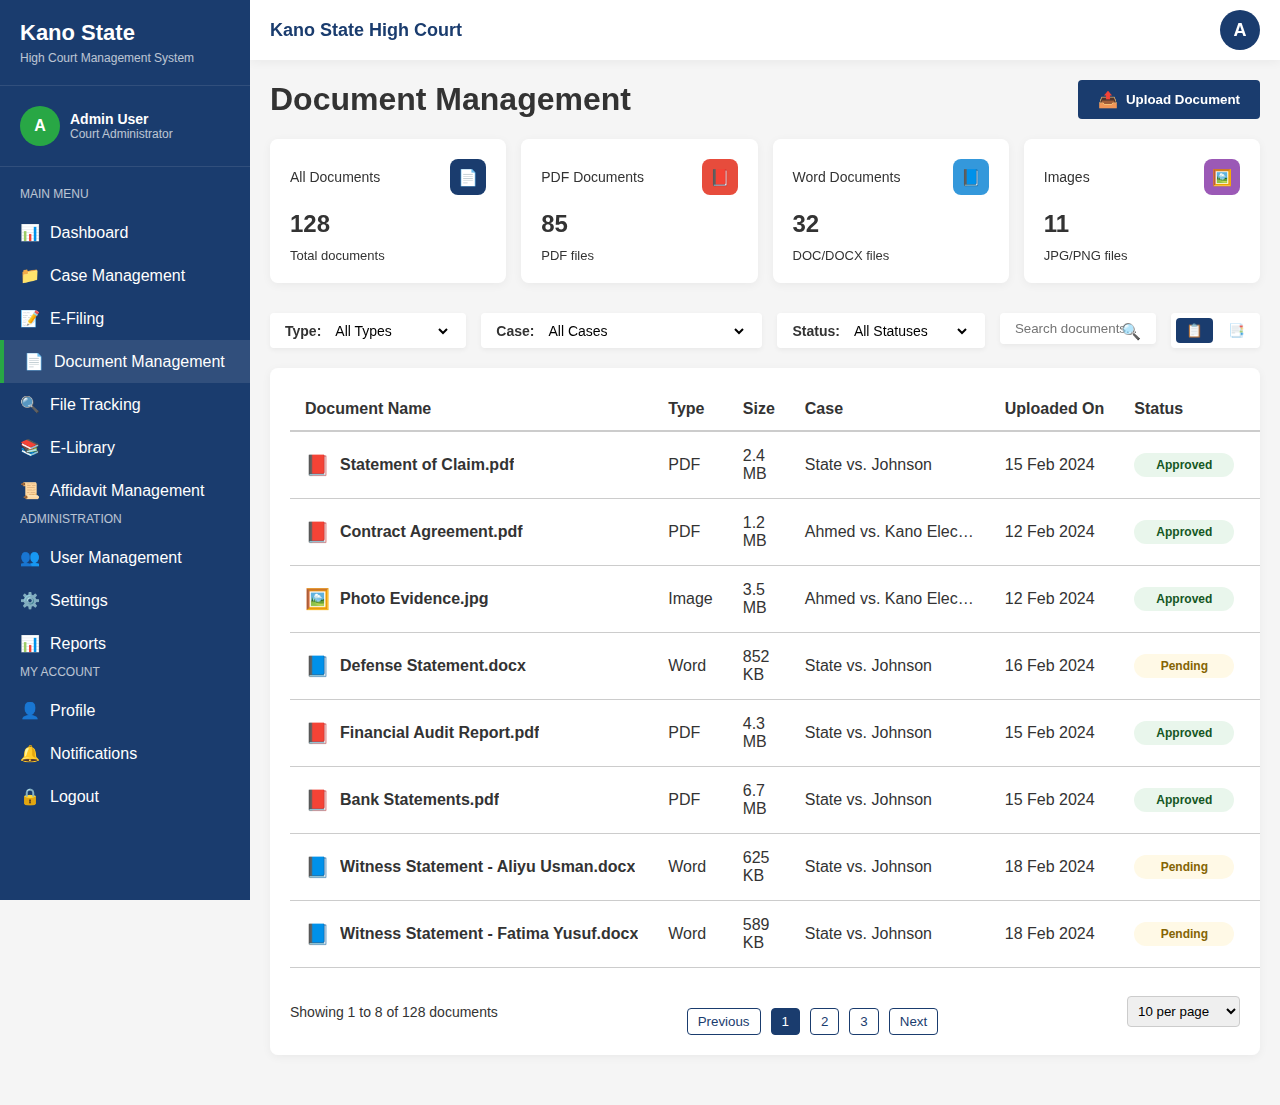
<file: document-management.html>
<!DOCTYPE html>
<html lang="en">
<head>
    <meta charset="UTF-8">
    <meta name="viewport" content="width=device-width, initial-scale=1.0">
    <title>Kano State High Court - Document Management</title>
    <link rel="stylesheet" href="styles.css">
    <style>
        .dashboard-header {
            display: flex;
            justify-content: space-between;
            align-items: center;
            margin-bottom: 20px;
        }
        
        .document-stats {
            display: grid;
            grid-template-columns: repeat(auto-fit, minmax(220px, 1fr));
            gap: 15px;
            margin-bottom: 30px;
        }
        
        .stat-card {
            background-color: white;
            border-radius: 8px;
            padding: 20px;
            box-shadow: 0 2px 10px rgba(0, 0, 0, 0.05);
            display: flex;
            flex-direction: column;
        }
        
        .stat-header {
            display: flex;
            justify-content: space-between;
            align-items: center;
            margin-bottom: 15px;
        }
        
        .stat-title {
            font-size: 14px;
            color: var(--dark-gray);
        }
        
        .stat-icon {
            width: 36px;
            height: 36px;
            border-radius: 8px;
            display: flex;
            align-items: center;
            justify-content: center;
            color: white;
        }
        
        .stat-count {
            font-size: 24px;
            font-weight: bold;
            margin-bottom: 10px;
        }
        
        .icon-all { background-color: var(--primary); }
        .icon-pdf { background-color: #e74c3c; }
        .icon-word { background-color: #3498db; }
        .icon-image { background-color: #9b59b6; }
        
        .documents-filters {
            display: flex;
            gap: 15px;
            margin-bottom: 20px;
            flex-wrap: wrap;
        }
        
        .filter-group {
            display: flex;
            align-items: center;
            background-color: white;
            border-radius: 4px;
            padding: 8px 15px;
            box-shadow: 0 2px 5px rgba(0, 0, 0, 0.05);
        }
        
        .filter-label {
            margin-right: 10px;
            font-weight: bold;
            font-size: 14px;
            color: var(--dark-gray);
        }
        
        .filter-select {
            border: none;
            outline: none;
            background: transparent;
            font-size: 14px;
            min-width: 120px;
        }
        
        .search-document {
            flex: 1;
            max-width: 400px;
            position: relative;
        }
        
        .search-document input {
            width: 100%;
            padding: 8px 15px;
            border-radius: 4px;
            border: none;
            outline: none;
            box-shadow: 0 2px 5px rgba(0, 0, 0, 0.05);
        }
        
        .search-document span {
            position: absolute;
            right: 15px;
            top: 50%;
            transform: translateY(-50%);
        }
        
        .document-layout-btns {
            display: flex;
            gap: 5px;
            background-color: white;
            border-radius: 4px;
            padding: 5px;
            box-shadow: 0 2px 5px rgba(0, 0, 0, 0.05);
        }
        
        .layout-btn {
            background: none;
            border: none;
            padding: 5px 10px;
            border-radius: 4px;
            cursor: pointer;
            color: var(--dark-gray);
        }
        
        .layout-btn.active {
            background-color: var(--primary);
            color: white;
        }
        
        .upload-btn {
            display: flex;
            align-items: center;
            background-color: var(--primary);
            color: white;
            border: none;
            padding: 10px 20px;
            border-radius: 4px;
            font-weight: bold;
            cursor: pointer;
            transition: background-color 0.2s;
        }
        
        .upload-btn:hover {
            background-color: var(--primary-light);
        }
        
        .btn-icon {
            margin-right: 8px;
            font-size: 16px;
        }
        
        /* Document Table View */
        .documents-table-container {
            background-color: white;
            border-radius: 8px;
            padding: 20px;
            box-shadow: 0 2px 10px rgba(0, 0, 0, 0.05);
            margin-bottom: 30px;
            overflow-x: auto;
            display: block;
        }
        
        .documents-table {
            width: 100%;
            border-collapse: collapse;
        }
        
        .documents-table th {
            text-align: left;
            padding: 12px 15px;
            border-bottom: 2px solid var(--medium-gray);
            color: var(--dark-gray);
            font-weight: bold;
            white-space: nowrap;
        }
        
        .documents-table td {
            padding: 15px;
            border-bottom: 1px solid var(--medium-gray);
            vertical-align: middle;
        }
        
        .documents-table tr:hover {
            background-color: var(--light-gray);
        }
        
        .document-name {
            display: flex;
            align-items: center;
            gap: 10px;
        }
        
        .document-icon {
            font-size: 20px;
        }
        
        .document-title {
            font-weight: bold;
            max-width: 300px;
            overflow: hidden;
            text-overflow: ellipsis;
            white-space: nowrap;
        }
        
        .document-status {
            display: inline-block;
            padding: 5px 10px;
            border-radius: 30px;
            font-size: 12px;
            font-weight: bold;
            text-align: center;
            min-width: 100px;
        }
        
        .status-approved {
            background-color: rgba(40, 167, 69, 0.1);
            color: #155724;
        }
        
        .status-pending {
            background-color: rgba(255, 193, 7, 0.1);
            color: #856404;
        }
        
        .status-rejected {
            background-color: rgba(220, 53, 69, 0.1);
            color: #721c24;
        }
        
        .document-case {
            max-width: 200px;
            overflow: hidden;
            text-overflow: ellipsis;
            white-space: nowrap;
        }
        
        .action-dropdown {
            position: relative;
            display: inline-block;
        }
        
        .action-btn {
            background: none;
            border: none;
            cursor: pointer;
            font-size: 20px;
            color: var(--dark-gray);
        }
        
        .dropdown-content {
            display: none;
            position: absolute;
            right: 0;
            background-color: white;
            min-width: 160px;
            box-shadow: 0 8px 16px rgba(0, 0, 0, 0.1);
            z-index: 1;
            border-radius: 4px;
            overflow: hidden;
        }
        
        .dropdown-content a {
            color: black;
            padding: 12px 16px;
            text-decoration: none;
            display: block;
            font-size: 14px;
        }
        
        .dropdown-content a:hover {
            background-color: var(--light-gray);
        }
        
        .action-dropdown:hover .dropdown-content {
            display: block;
        }
        
        /* Grid View */
        .documents-grid-container {
            background-color: white;
            border-radius: 8px;
            padding: 20px;
            box-shadow: 0 2px 10px rgba(0, 0, 0, 0.05);
            margin-bottom: 30px;
            display: none;
        }
        
        .documents-grid {
            display: grid;
            grid-template-columns: repeat(auto-fill, minmax(240px, 1fr));
            gap: 20px;
        }
        
        .document-card {
            border: 1px solid var(--medium-gray);
            border-radius: 8px;
            overflow: hidden;
            transition: all 0.2s;
        }
        
        .document-card:hover {
            box-shadow: 0 5px 15px rgba(0, 0, 0, 0.1);
            transform: translateY(-2px);
        }
        
        .document-preview {
            height: 160px;
            background-color: var(--light-gray);
            display: flex;
            align-items: center;
            justify-content: center;
            color: var(--dark-gray);
            font-size: 40px;
        }
        
        .document-info {
            padding: 15px;
        }
        
        .document-card-title {
            font-weight: bold;
            margin-bottom: 5px;
            white-space: nowrap;
            overflow: hidden;
            text-overflow: ellipsis;
        }
        
        .document-meta {
            font-size: 12px;
            color: var(--dark-gray);
            margin-bottom: 10px;
        }
        
        .document-case-link {
            font-size: 12px;
            color: var(--primary);
            text-decoration: none;
            display: block;
            margin-bottom: 10px;
            white-space: nowrap;
            overflow: hidden;
            text-overflow: ellipsis;
        }
        
        .document-actions {
            display: flex;
            gap: 5px;
        }
        
        .doc-action-btn {
            flex: 1;
            border: none;
            background-color: var(--light-gray);
            padding: 6px;
            border-radius: 4px;
            font-size: 12px;
            cursor: pointer;
            transition: all 0.2s;
        }
        
        .doc-action-btn:hover {
            background-color: var(--medium-gray);
        }
        
        .pagination-container {
            display: flex;
            justify-content: space-between;
            align-items: center;
            margin-top: 20px;
        }
        
        .pagination {
            display: flex;
            align-items: center;
        }
        
        .pagination-info {
            color: var(--dark-gray);
            font-size: 14px;
        }
        
        .page-btn {
            background-color: white;
            border: 1px solid var(--medium-gray);
            padding: 6px 12px;
            margin: 0 5px;
            border-radius: 4px;
            cursor: pointer;
            transition: all 0.2s;
        }
        
        .page-btn.active {
            background-color: var(--primary);
            color: white;
            border-color: var(--primary);
        }
        
        .page-btn:hover:not(.active) {
            background-color: var(--light-gray);
        }
        
        .dropdown-select {
            padding: 6px;
            border: 1px solid var(--medium-gray);
            border-radius: 4px;
        }
        
        /* File Upload Modal */
        .modal-overlay {
            display: none;
            position: fixed;
            top: 0;
            left: 0;
            right: 0;
            bottom: 0;
            background-color: rgba(0, 0, 0, 0.5);
            z-index: 1000;
            justify-content: center;
            align-items: center;
        }
        
        .modal-container {
            background-color: white;
            border-radius: 8px;
            width: 90%;
            max-width: 600px;
            max-height: 90vh;
            overflow-y: auto;
            box-shadow: 0 5px 15px rgba(0, 0, 0, 0.2);
            animation: modalFadeIn 0.3s;
        }
        
        @keyframes modalFadeIn {
            from {
                opacity: 0;
                transform: translateY(-20px);
            }
            to {
                opacity: 1;
                transform: translateY(0);
            }
        }
        
        .modal-header {
            display: flex;
            justify-content: space-between;
            align-items: center;
            padding: 15px 20px;
            border-bottom: 1px solid var(--medium-gray);
        }
        
        .modal-title {
            font-size: 18px;
            font-weight: bold;
            color: var(--primary);
        }
        
        .modal-close {
            font-size: 24px;
            cursor: pointer;
            color: var(--dark-gray);
            background: none;
            border: none;
        }
        
        .modal-body {
            padding: 20px;
        }
        
        .modal-footer {
            padding: 15px 20px;
            border-top: 1px solid var(--medium-gray);
            display: flex;
            justify-content: flex-end;
            gap: 10px;
        }
        
        .upload-area {
            border: 2px dashed var(--medium-gray);
            border-radius: 8px;
            padding: 30px;
            text-align: center;
            margin-bottom: 20px;
            cursor: pointer;
            transition: all 0.2s;
        }
        
        .upload-area:hover {
            border-color: var(--primary);
            background-color: rgba(26, 60, 110, 0.05);
        }
        
        .upload-icon {
            font-size: 40px;
            color: var(--primary);
            margin-bottom: 15px;
        }
        
        .upload-text {
            color: var(--dark-gray);
            margin-bottom: 10px;
        }
        
        .upload-hint {
            font-size: 12px;
            color: var(--dark-gray);
        }
        
        .form-group {
            margin-bottom: 15px;
        }
        
        .form-group label {
            display: block;
            font-weight: bold;
            margin-bottom: 8px;
            color: var(--dark-gray);
        }
        
        .form-control {
            width: 100%;
            padding: 10px;
            border: 1px solid var(--medium-gray);
            border-radius: 4px;
            font-size: 14px;
        }
        
        .btn {
            padding: 10px 15px;
            border: none;
            border-radius: 4px;
            font-weight: bold;
            cursor: pointer;
            transition: background-color 0.2s;
        }
        
        .btn-secondary {
            background-color: var(--medium-gray);
            color: var(--dark-gray);
        }
        
        .btn-primary {
            background-color: var(--primary);
            color: white;
        }
        
        .btn-primary:hover {
            background-color: var(--primary-light);
        }
    </style>
</head>
<body>
    <div class="container">
        <!-- Sidebar -->
        <div class="sidebar">
            <div class="sidebar-header">
                <h2>Kano State</h2>
                <p>High Court Management System</p>
            </div>
            
            <div class="user-info">
                <div class="user-avatar">A</div>
                <div class="user-details">
                    <div class="user-name">Admin User</div>
                    <div class="user-role">Court Administrator</div>
                </div>
            </div>
            
            <div class="menu">
                <div class="menu-title">Main Menu</div>
                <ul class="menu-items">
                    <li class="menu-item">
                        <a href="dashboard.html" class="menu-link">
                            <span class="menu-icon">📊</span> Dashboard
                        </a>
                    </li>
                    <li class="menu-item">
                        <a href="case-management.html" class="menu-link">
                            <span class="menu-icon">📁</span> Case Management
                        </a>
                    </li>
                    <li class="menu-item">
                        <a href="e-filing.html" class="menu-link">
                            <span class="menu-icon">📝</span> E-Filing
                        </a>
                    </li>
                    <li class="menu-item active">
                        <a href="document-management.html" class="menu-link">
                            <span class="menu-icon">📄</span> Document Management
                        </a>
                    </li>
                    <li class="menu-item">
                        <a href="file-tracking.html" class="menu-link">
                            <span class="menu-icon">🔍</span> File Tracking
                        </a>
                    </li>
                    <li class="menu-item">
                        <a href="e-library.html" class="menu-link">
                            <span class="menu-icon">📚</span> E-Library
                        </a>
                    </li>
                    <li class="menu-item">
                        <a href="affidavit-management.html" class="menu-link">
                            <span class="menu-icon">📜</span> <span>Affidavit Management</span>
                        </a>
                    </li>
                </ul>
                
                <div class="menu-title">Administration</div>
                <ul class="menu-items">
                    <li class="menu-item">
                        <a href="#" class="menu-link">
                            <span class="menu-icon">👥</span> User Management
                        </a>
                    </li>
                    <li class="menu-item">
                        <a href="#" class="menu-link">
                            <span class="menu-icon">⚙️</span> Settings
                        </a>
                    </li>
                    <li class="menu-item">
                        <a href="#" class="menu-link">
                            <span class="menu-icon">📊</span> Reports
                        </a>
                    </li>
                </ul>
                
                <div class="menu-title">My Account</div>
                <ul class="menu-items">
                    <li class="menu-item">
                        <a href="#" class="menu-link">
                            <span class="menu-icon">👤</span> Profile
                        </a>
                    </li>
                    <li class="menu-item">
                        <a href="#" class="menu-link">
                            <span class="menu-icon">🔔</span> Notifications
                        </a>
                    </li>
                    <li class="menu-item">
                        <a href="index.html" class="menu-link">
                            <span class="menu-icon">🔒</span> Logout
                        </a>
                    </li>
                </ul>
            </div>
        </div>
        <!-- Header -->
        <div class="header-container">
            <div class="header-title">Kano State High Court</div>
            
            <div class="user-profile" id="user-profile">
                <div class="profile-icon">A</div>
                
                <div class="user-dropdown" id="user-dropdown">
                    <div class="dropdown-user-info">
                        <div class="dropdown-user-name">Admin User</div>
                        <div class="dropdown-user-role">Court Administrator</div>
                    </div>
                    
                    <ul class="dropdown-menu">
                        <li class="dropdown-item">
                            <a href="#" class="dropdown-link">
                                <span class="dropdown-icon">👤</span> Profile
                            </a>
                        </li>
                        <li class="dropdown-item">
                            <a href="index.html" class="dropdown-link">
                                <span class="dropdown-icon">🔒</span> Logout
                            </a>
                        </li>
                    </ul>
                </div>
            </div>
        </div>
        
        <!-- Main Content -->
        <div class="main-content">
            <div class="dashboard-header">
                <h1>Document Management</h1>
                <button class="upload-btn" id="upload-document-btn">
                    <span class="btn-icon">📤</span> Upload Document
                </button>
            </div>
            
            <!-- Document Stats -->
            <div class="document-stats">
                <div class="stat-card">
                    <div class="stat-header">
                        <div class="stat-title">All Documents</div>
                        <div class="stat-icon icon-all">📄</div>
                    </div>
                    <div class="stat-count">128</div>
                    <div class="stat-desc">Total documents</div>
                </div>
                
                <div class="stat-card">
                    <div class="stat-header">
                        <div class="stat-title">PDF Documents</div>
                        <div class="stat-icon icon-pdf">📕</div>
                    </div>
                    <div class="stat-count">85</div>
                    <div class="stat-desc">PDF files</div>
                </div>
                
                <div class="stat-card">
                    <div class="stat-header">
                        <div class="stat-title">Word Documents</div>
                        <div class="stat-icon icon-word">📘</div>
                    </div>
                    <div class="stat-count">32</div>
                    <div class="stat-desc">DOC/DOCX files</div>
                </div>
                
                <div class="stat-card">
                    <div class="stat-header">
                        <div class="stat-title">Images</div>
                        <div class="stat-icon icon-image">🖼️</div>
                    </div>
                    <div class="stat-count">11</div>
                    <div class="stat-desc">JPG/PNG files</div>
                </div>
            </div>
            
            <!-- Filters and Search -->
            <div class="documents-filters">
                <div class="filter-group">
                    <span class="filter-label">Type:</span>
                    <select class="filter-select">
                        <option value="all">All Types</option>
                        <option value="pdf">PDF</option>
                        <option value="word">Word</option>
                        <option value="image">Image</option>
                        <option value="other">Other</option>
                    </select>
                </div>
                
                <div class="filter-group">
                    <span class="filter-label">Case:</span>
                    <select class="filter-select">
                        <option value="all">All Cases</option>
                        <option value="KHC-2024-0235">State vs. Johnson</option>
                        <option value="KHC-2024-0228">Ahmed vs. Kano Electricity</option>
                        <option value="KHC-2024-0219">Ibrahim Estate Settlement</option>
                        <option value="KHC-2024-0215">State vs. Multiple Defendants</option>
                    </select>
                </div>
                
                <div class="filter-group">
                    <span class="filter-label">Status:</span>
                    <select class="filter-select">
                        <option value="all">All Statuses</option>
                        <option value="approved">Approved</option>
                        <option value="pending">Pending</option>
                        <option value="rejected">Rejected</option>
                    </select>
                </div>
                
                <div class="search-document">
                    <input type="text" placeholder="Search documents...">
                    <span>🔍</span>
                </div>
                
                <div class="document-layout-btns">
                    <button class="layout-btn active" id="table-view-btn">📋</button>
                    <button class="layout-btn" id="grid-view-btn">📑</button>
                </div>
            </div>
            
            <!-- Documents Table View -->
            <div class="documents-table-container" id="table-view">
                <table class="documents-table">
                    <thead>
                        <tr>
                            <th>Document Name</th>
                            <th>Type</th>
                            <th>Size</th>
                            <th>Case</th>
                            <th>Uploaded On</th>
                            <th>Status</th>
                            <th>Actions</th>
                        </tr>
                    </thead>
                    <tbody>
                        <tr>
                            <td>
                                <div class="document-name">
                                    <span class="document-icon">📕</span>
                                    <span class="document-title">Statement of Claim.pdf</span>
                                </div>
                            </td>
                            <td>PDF</td>
                            <td>2.4 MB</td>
                            <td class="document-case">State vs. Johnson</td>
                            <td>15 Feb 2024</td>
                            <td><span class="document-status status-approved">Approved</span></td>
                            <td>
                                <div class="action-dropdown">
                                    <button class="action-btn">⋮</button>
                                    <div class="dropdown-content">
                                        <a href="#">View Document</a>
                                        <a href="#">Download</a>
                                        <a href="#">Rename</a>
                                        <a href="#">Version History</a>
                                        <a href="#">Share</a>
                                        <a href="#">Delete</a>
                                    </div>
                                </div>
                            </td>
                        </tr>
                        <tr>
                            <td>
                                <div class="document-name">
                                    <span class="document-icon">📕</span>
                                    <span class="document-title">Contract Agreement.pdf</span>
                                </div>
                            </td>
                            <td>PDF</td>
                            <td>1.2 MB</td>
                            <td class="document-case">Ahmed vs. Kano Electricity</td>
                            <td>12 Feb 2024</td>
                            <td><span class="document-status status-approved">Approved</span></td>
                            <td>
                                <div class="action-dropdown">
                                    <button class="action-btn">⋮</button>
                                    <div class="dropdown-content">
                                        <a href="#">View Document</a>
                                        <a href="#">Download</a>
                                        <a href="#">Rename</a>
                                        <a href="#">Version History</a>
                                        <a href="#">Share</a>
                                        <a href="#">Delete</a>
                                    </div>
                                </div>
                            </td>
                        </tr>
                        <tr>
                            <td>
                                <div class="document-name">
                                    <span class="document-icon">🖼️</span>
                                    <span class="document-title">Photo Evidence.jpg</span>
                                </div>
                            </td>
                            <td>Image</td>
                            <td>3.5 MB</td>
                            <td class="document-case">Ahmed vs. Kano Electricity</td>
                            <td>12 Feb 2024</td>
                            <td><span class="document-status status-approved">Approved</span></td>
                            <td>
                                <div class="action-dropdown">
                                    <button class="action-btn">⋮</button>
                                    <div class="dropdown-content">
                                        <a href="#">View Document</a>
                                        <a href="#">Download</a>
                                        <a href="#">Rename</a>
                                        <a href="#">Version History</a>
                                        <a href="#">Share</a>
                                        <a href="#">Delete</a>
                                    </div>
                                </div>
                            </td>
                        </tr>
                        <tr>
                            <td>
                                <div class="document-name">
                                    <span class="document-icon">📘</span>
                                    <span class="document-title">Defense Statement.docx</span>
                                </div>
                            </td>
                            <td>Word</td>
                            <td>852 KB</td>
                            <td class="document-case">State vs. Johnson</td>
                            <td>16 Feb 2024</td>
                            <td><span class="document-status status-pending">Pending</span></td>
                            <td>
                                <div class="action-dropdown">
                                    <button class="action-btn">⋮</button>
                                    <div class="dropdown-content">
                                        <a href="#">View Document</a>
                                        <a href="#">Download</a>
                                        <a href="#">Rename</a>
                                        <a href="#">Version History</a>
                                        <a href="#">Share</a>
                                        <a href="#">Delete</a>
                                    </div>
                                </div>
                            </td>
                        </tr>
                        <tr>
                            <td>
                                <div class="document-name">
                                    <span class="document-icon">📕</span>
                                    <span class="document-title">Financial Audit Report.pdf</span>
                                </div>
                            </td>
                            <td>PDF</td>
                            <td>4.3 MB</td>
                            <td class="document-case">State vs. Johnson</td>
                            <td>15 Feb 2024</td>
                            <td><span class="document-status status-approved">Approved</span></td>
                            <td>
                                <div class="action-dropdown">
                                    <button class="action-btn">⋮</button>
                                    <div class="dropdown-content">
                                        <a href="#">View Document</a>
                                        <a href="#">Download</a>
                                        <a href="#">Rename</a>
                                        <a href="#">Version History</a>
                                        <a href="#">Share</a>
                                        <a href="#">Delete</a>
                                    </div>
                                </div>
                            </td>
                        </tr>
                        <tr>
                            <td>
                                <div class="document-name">
                                    <span class="document-icon">📕</span>
                                    <span class="document-title">Bank Statements.pdf</span>
                                </div>
                            </td>
                            <td>PDF</td>
                            <td>6.7 MB</td>
                            <td class="document-case">State vs. Johnson</td>
                            <td>15 Feb 2024</td>
                            <td><span class="document-status status-approved">Approved</span></td>
                            <td>
                                <div class="action-dropdown">
                                    <button class="action-btn">⋮</button>
                                    <div class="dropdown-content">
                                        <a href="#">View Document</a>
                                        <a href="#">Download</a>
                                        <a href="#">Rename</a>
                                        <a href="#">Version History</a>
                                        <a href="#">Share</a>
                                        <a href="#">Delete</a>
                                    </div>
                                </div>
                            </td>
                        </tr>
                        <tr>
                            <td>
                                <div class="document-name">
                                    <span class="document-icon">📘</span>
                                    <span class="document-title">Witness Statement - Aliyu Usman.docx</span>
                                </div>
                            </td>
                            <td>Word</td>
                            <td>625 KB</td>
                            <td class="document-case">State vs. Johnson</td>
                            <td>18 Feb 2024</td>
                            <td><span class="document-status status-pending">Pending</span></td>
                            <td>
                                <div class="action-dropdown">
                                    <button class="action-btn">⋮</button>
                                    <div class="dropdown-content">
                                        <a href="#">View Document</a>
                                        <a href="#">Download</a>
                                        <a href="#">Rename</a>
                                        <a href="#">Version History</a>
                                        <a href="#">Share</a>
                                        <a href="#">Delete</a>
                                    </div>
                                </div>
                            </td>
                        </tr>
                        <tr>
                            <td>
                                <div class="document-name">
                                    <span class="document-icon">📘</span>
                                    <span class="document-title">Witness Statement - Fatima Yusuf.docx</span>
                                </div>
                            </td>
                            <td>Word</td>
                            <td>589 KB</td>
                            <td class="document-case">State vs. Johnson</td>
                            <td>18 Feb 2024</td>
                            <td><span class="document-status status-pending">Pending</span></td>
                            <td>
                                <div class="action-dropdown">
                                    <button class="action-btn">⋮</button>
                                    <div class="dropdown-content">
                                        <a href="#">View Document</a>
                                        <a href="#">Download</a>
                                        <a href="#">Rename</a>
                                        <a href="#">Version History</a>
                                        <a href="#">Share</a>
                                        <a href="#">Delete</a>
                                    </div>
                                </div>
                            </td>
                        </tr>
                    </tbody>
                </table>
                
                <!-- Pagination -->
                <div class="pagination-container">
                    <div class="pagination-info">
                        Showing 1 to 8 of 128 documents
                    </div>
                    <div class="pagination">
                        <button class="page-btn" disabled>Previous</button>
                        <button class="page-btn active">1</button>
                        <button class="page-btn">2</button>
                        <button class="page-btn">3</button>
                        <button class="page-btn">Next</button>
                    </div>
                    <div>
                        <select class="dropdown-select">
                            <option value="10">10 per page</option>
                            <option value="20">20 per page</option>
                            <option value="50">50 per page</option>
                            <option value="100">100 per page</option>
                        </select>
                    </div>
                </div>
            </div>
            
            <!-- Documents Grid View -->
            <div class="documents-grid-container" id="grid-view">
                <div class="documents-grid">
                    <div class="document-card">
                        <div class="document-preview">
                            📕
                        </div>
                        <div class="document-info">
                            <div class="document-card-title">Statement of Claim.pdf</div>
                            <div class="document-meta">PDF • 2.4 MB • 15 Feb 2024</div>
                            <a href="#" class="document-case-link">Case: State vs. Johnson</a>
                            <div class="document-actions">
                                <button class="doc-action-btn">View</button>
                                <button class="doc-action-btn">Download</button>
                                <button class="doc-action-btn">More</button>
                            </div>
                        </div>
                    </div>
                    
                    <div class="document-card">
                        <div class="document-preview">
                            📕
                        </div>
                        <div class="document-info">
                            <div class="document-card-title">Contract Agreement.pdf</div>
                            <div class="document-meta">PDF • 1.2 MB • 12 Feb 2024</div>
                            <a href="#" class="document-case-link">Case: Ahmed vs. Kano Electricity</a>
                            <div class="document-actions">
                                <button class="doc-action-btn">View</button>
                                <button class="doc-action-btn">Download</button>
                                <button class="doc-action-btn">More</button>
                            </div>
                        </div>
                    </div>
                    
                    <div class="document-card">
                        <div class="document-preview">
                            🖼️
                        </div>
                        <div class="document-info">
                            <div class="document-card-title">Photo Evidence.jpg</div>
                            <div class="document-meta">Image • 3.5 MB • 12 Feb 2024</div>
                            <a href="#" class="document-case-link">Case: Ahmed vs. Kano Electricity</a>
                            <div class="document-actions">
                                <button class="doc-action-btn">View</button>
                                <button class="doc-action-btn">Download</button>
                                <button class="doc-action-btn">More</button>
                            </div>
                        </div>
                    </div>
                    
                    <div class="document-card">
                        <div class="document-preview">
                            📘
                        </div>
                        <div class="document-info">
                            <div class="document-card-title">Defense Statement.docx</div>
                            <div class="document-meta">Word • 852 KB • 16 Feb 2024</div>
                            <a href="#" class="document-case-link">Case: State vs. Johnson</a>
                            <div class="document-actions">
                                <button class="doc-action-btn">View</button>
                                <button class="doc-action-btn">Download</button>
                                <button class="doc-action-btn">More</button>
                            </div>
                        </div>
                    </div>
                    
                    <div class="document-card">
                        <div class="document-preview">
                            📕
                        </div>
                        <div class="document-info">
                            <div class="document-card-title">Financial Audit Report.pdf</div>
                            <div class="document-meta">PDF • 4.3 MB • 15 Feb 2024</div>
                            <a href="#" class="document-case-link">Case: State vs. Johnson</a>
                            <div class="document-actions">
                                <button class="doc-action-btn">View</button>
                                <button class="doc-action-btn">Download</button>
                                <button class="doc-action-btn">More</button>
                            </div>
                        </div>
                    </div>
                    
                    <div class="document-card">
                        <div class="document-preview">
                            📕
                        </div>
                        <div class="document-info">
                            <div class="document-card-title">Bank Statements.pdf</div>
                            <div class="document-meta">PDF • 6.7 MB • 15 Feb 2024</div>
                            <a href="#" class="document-case-link">Case: State vs. Johnson</a>
                            <div class="document-actions">
                                <button class="doc-action-btn">View</button>
                                <button class="doc-action-btn">Download</button>
                                <button class="doc-action-btn">More</button>
                            </div>
                        </div>
                    </div>
                    
                    <div class="document-card">
                        <div class="document-preview">
                            📘
                        </div>
                        <div class="document-info">
                            <div class="document-card-title">Witness Statement - Aliyu Usman.docx</div>
                            <div class="document-meta">Word • 625 KB • 18 Feb 2024</div>
                            <a href="#" class="document-case-link">Case: State vs. Johnson</a>
                            <div class="document-actions">
                                <button class="doc-action-btn">View</button>
                                <button class="doc-action-btn">Download</button>
                                <button class="doc-action-btn">More</button>
                            </div>
                        </div>
                    </div>
                    
                    <div class="document-card">
                        <div class="document-preview">
                            📘
                        </div>
                        <div class="document-info">
                            <div class="document-card-title">Witness Statement - Fatima Yusuf.docx</div>
                            <div class="document-meta">Word • 589 KB • 18 Feb 2024</div>
                            <a href="#" class="document-case-link">Case: State vs. Johnson</a>
                            <div class="document-actions">
                                <button class="doc-action-btn">View</button>
                                <button class="doc-action-btn">Download</button>
                                <button class="doc-action-btn">More</button>
                            </div>
                        </div>
                    </div>
                </div>
                
                <!-- Pagination -->
                <div class="pagination-container">
                    <div class="pagination-info">
                        Showing 1 to 8 of 128 documents
                    </div>
                    <div class="pagination">
                        <button class="page-btn" disabled>Previous</button>
                        <button class="page-btn active">1</button>
                        <button class="page-btn">2</button>
                        <button class="page-btn">3</button>
                        <button class="page-btn">Next</button>
                    </div>
                    <div>
                        <select class="dropdown-select">
                            <option value="10">10 per page</option>
                            <option value="20">20 per page</option>
                            <option value="50">50 per page</option>
                            <option value="100">100 per page</option>
                        </select>
                    </div>
                </div>
            </div>
        </div>
    </div>
    
    <!-- Upload Document Modal -->
    <div class="modal-overlay" id="upload-modal">
        <div class="modal-container">
            <div class="modal-header">
                <div class="modal-title">Upload Document</div>
                <button class="modal-close" id="close-modal">&times;</button>
            </div>
            <div class="modal-body">
                <div class="upload-area" id="drop-area">
                    <div class="upload-icon">📤</div>
                    <div class="upload-text">Drag and drop files here or click to browse</div>
                    <input type="file" id="file-input" style="display: none" multiple>
                    <div class="upload-hint">Accepted formats: PDF, DOC, DOCX, JPG, PNG (Max 20MB)</div>
                </div>
                
                <div class="form-group">
                    <label for="document-title">Document Title</label>
                    <input type="text" class="form-control" id="document-title" placeholder="Enter document title">
                </div>
                
                <div class="form-group">
                    <label for="related-case">Related Case</label>
                    <select class="form-control" id="related-case">
                        <option value="">Select a case</option>
                        <option value="KHC-2024-0235">State vs. Johnson</option>
                        <option value="KHC-2024-0228">Ahmed vs. Kano Electricity</option>
                        <option value="KHC-2024-0219">Ibrahim Estate Settlement</option>
                        <option value="KHC-2024-0215">State vs. Multiple Defendants</option>
                    </select>
                </div>
                
                <div class="form-group">
                    <label for="document-type">Document Type</label>
                    <select class="form-control" id="document-type">
                        <option value="">Select document type</option>
                        <option value="statement">Statement of Claim/Defense</option>
                        <option value="exhibit">Exhibit/Evidence</option>
                        <option value="motion">Motion/Application</option>
                        <option value="order">Court Order</option>
                        <option value="judgment">Judgment</option>
                        <option value="affidavit">Affidavit</option>
                        <option value="witness">Witness Statement</option>
                        <option value="other">Other</option>
                    </select>
                </div>
                
                <div class="form-group">
                    <label for="document-description">Description (Optional)</label>
                    <textarea class="form-control" id="document-description" rows="3" placeholder="Enter a brief description of this document"></textarea>
                </div>
            </div>
            <div class="modal-footer">
                <button class="btn btn-secondary" id="cancel-upload">Cancel</button>
                <button class="btn btn-primary" id="submit-upload">Upload Document</button>
            </div>
        </div>
    </div>

    <script>
        document.addEventListener('DOMContentLoaded', function() {
            // Layout toggle
            const tableViewBtn = document.getElementById('table-view-btn');
            const gridViewBtn = document.getElementById('grid-view-btn');
            const tableView = document.getElementById('table-view');
            const gridView = document.getElementById('grid-view');
            
            tableViewBtn.addEventListener('click', function() {
                tableViewBtn.classList.add('active');
                gridViewBtn.classList.remove('active');
                tableView.style.display = 'block';
                gridView.style.display = 'none';
            });
            
            gridViewBtn.addEventListener('click', function() {
                gridViewBtn.classList.add('active');
                tableViewBtn.classList.remove('active');
                gridView.style.display = 'block';
                tableView.style.display = 'none';
            });
            
            // Upload modal
            const uploadBtn = document.getElementById('upload-document-btn');
            const closeModalBtn = document.getElementById('close-modal');
            const cancelUploadBtn = document.getElementById('cancel-upload');
            const uploadModal = document.getElementById('upload-modal');
            const dropArea = document.getElementById('drop-area');
            const fileInput = document.getElementById('file-input');
            
            uploadBtn.addEventListener('click', function() {
                uploadModal.style.display = 'flex';
            });
            
            function closeModal() {
                uploadModal.style.display = 'none';
            }
            
            closeModalBtn.addEventListener('click', closeModal);
            cancelUploadBtn.addEventListener('click', closeModal);
            
            // Close when clicking outside
            uploadModal.addEventListener('click', function(e) {
                if (e.target === uploadModal) {
                    closeModal();
                }
            });
            
            // File drop functionality
            dropArea.addEventListener('click', function() {
                fileInput.click();
            });
            
            fileInput.addEventListener('change', function() {
                if (this.files.length > 0) {
                    console.log(`Selected ${this.files.length} files`);
                    // In a real application, you would show selected files and handle them
                }
            });
            
            // Drag and drop events
            ['dragenter', 'dragover', 'dragleave', 'drop'].forEach(eventName => {
                dropArea.addEventListener(eventName, preventDefaults, false);
            });
            
            function preventDefaults(e) {
                e.preventDefault();
                e.stopPropagation();
            }
            
            ['dragenter', 'dragover'].forEach(eventName => {
                dropArea.addEventListener(eventName, highlight, false);
            });
            
            ['dragleave', 'drop'].forEach(eventName => {
                dropArea.addEventListener(eventName, unhighlight, false);
            });
            
            function highlight() {
                dropArea.classList.add('highlight');
            }
            
            function unhighlight() {
                dropArea.classList.remove('highlight');
            }
            
            dropArea.addEventListener('drop', handleDrop, false);
            
            function handleDrop(e) {
                const dt = e.dataTransfer;
                const files = dt.files;
                
                if (files.length > 0) {
                    console.log(`Dropped ${files.length} files`);
                    // In a real application, you would show dropped files and handle them
                }
            }
            
            // Submit upload
            document.getElementById('submit-upload').addEventListener('click', function() {
                // In a real application, this would upload the files to the server
                alert('Documents uploaded successfully!');
                closeModal();
            });
            
            // Filter functionality
            document.querySelectorAll('.filter-select').forEach(filter => {
                filter.addEventListener('change', function() {
                    console.log(`Filter changed: ${this.previousElementSibling.textContent} = ${this.value}`);
                    // In a real application, this would trigger data filtering
                });
            });
            
            // Search functionality
            const searchInput = document.querySelector('.search-document input');
            searchInput.addEventListener('keyup', function(e) {
                if (e.key === 'Enter') {
                    console.log(`Searching for: ${this.value}`);
                    // In a real application, this would trigger search
                }
            });
            // User dropdown functionality
            const userProfileButton = document.getElementById('user-profile');
            const userDropdown = document.getElementById('user-dropdown');
            
            userProfileButton.addEventListener('click', function(e) {
                e.stopPropagation();
                userDropdown.classList.toggle('active');
            });
            
            // Close dropdown when clicking outside
            document.addEventListener('click', function() {
                userDropdown.classList.remove('active');
            });
            
            // Prevent dropdown from closing when clicking inside it
            userDropdown.addEventListener('click', function(e) {
                e.stopPropagation();
            });
        });
    </script>
</body>
</html>
</file>
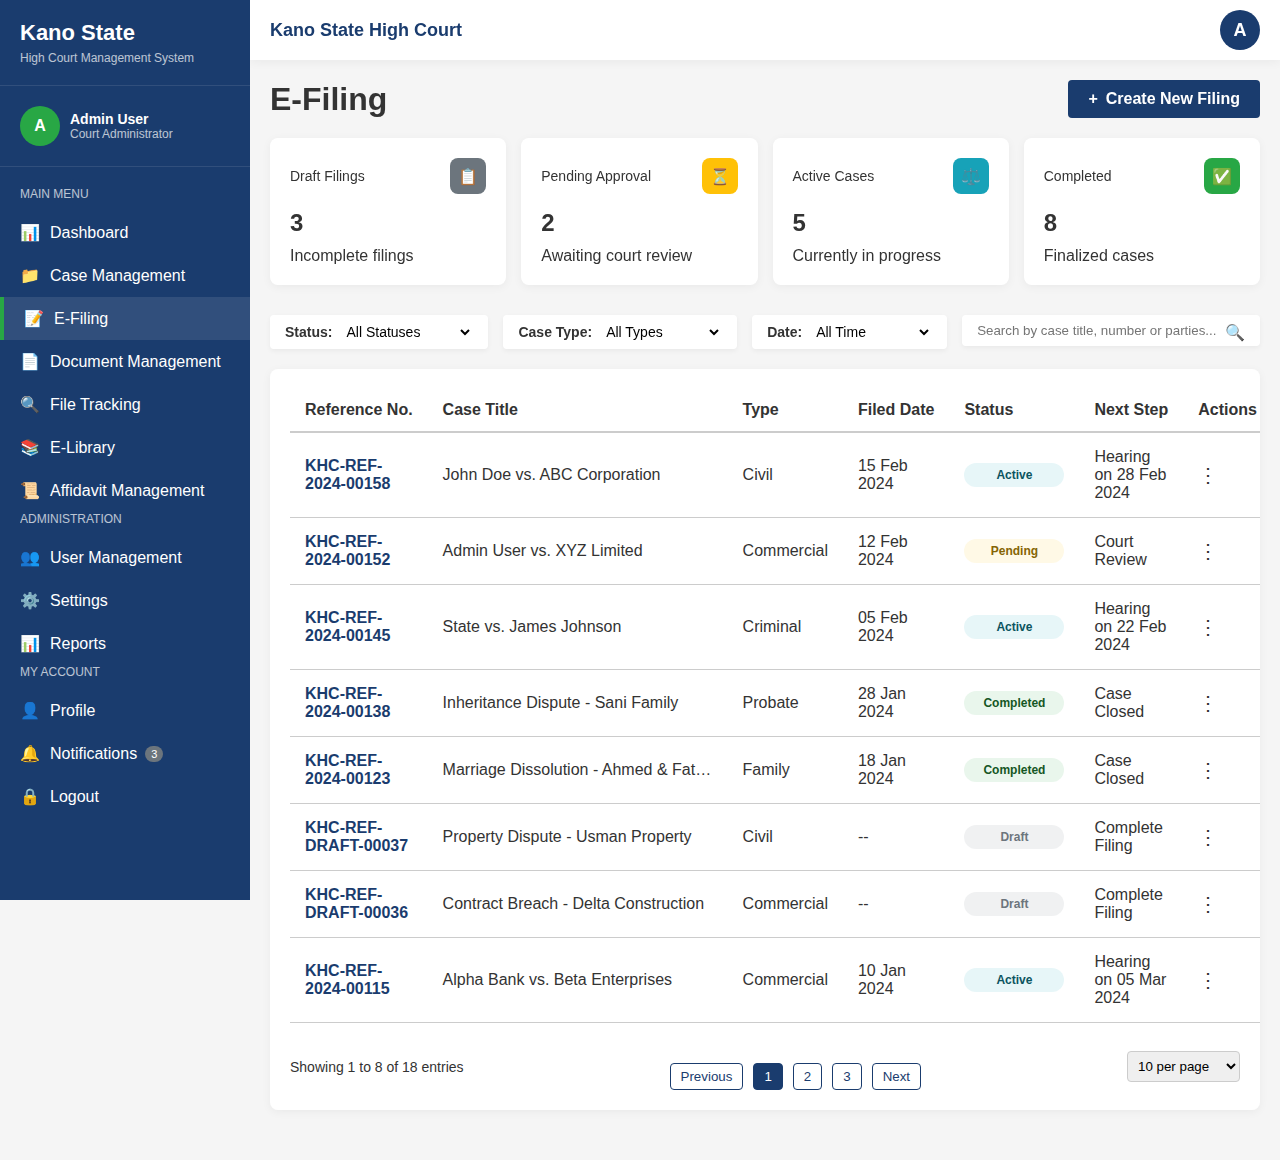
<file: e-filing.html>
<!DOCTYPE html>
<html lang="en">
<head>
    <meta charset="UTF-8">
    <meta name="viewport" content="width=device-width, initial-scale=1.0">
    <title>Kano State High Court - E-Filing Dashboard</title>
    <link rel="stylesheet" href="styles.css">
    <style>
        .dashboard-header {
            display: flex;
            justify-content: space-between;
            align-items: center;
            margin-bottom: 20px;
        }
        
        .filing-status-cards {
            display: grid;
            grid-template-columns: repeat(auto-fit, minmax(220px, 1fr));
            gap: 15px;
            margin-bottom: 30px;
        }
        
        .status-card {
            background-color: white;
            border-radius: 8px;
            padding: 20px;
            box-shadow: 0 2px 10px rgba(0, 0, 0, 0.05);
            display: flex;
            flex-direction: column;
        }
        
        .status-card-header {
            display: flex;
            justify-content: space-between;
            align-items: center;
            margin-bottom: 15px;
        }
        
        .status-title {
            font-size: 14px;
            color: var(--dark-gray);
        }
        
        .status-icon {
            width: 36px;
            height: 36px;
            border-radius: 8px;
            display: flex;
            align-items: center;
            justify-content: center;
            color: white;
        }
        
        .status-count {
            font-size: 24px;
            font-weight: bold;
            margin-bottom: 10px;
        }
        
        .status-draft { background-color: #6c757d; }
        .status-pending { background-color: #ffc107; }
        .status-active { background-color: #17a2b8; }
        .status-completed { background-color: #28a745; }
        
        .filing-filters {
            display: flex;
            gap: 15px;
            margin-bottom: 20px;
            flex-wrap: wrap;
        }
        
        .filter-group {
            display: flex;
            align-items: center;
            background-color: white;
            border-radius: 4px;
            padding: 8px 15px;
            box-shadow: 0 2px 5px rgba(0, 0, 0, 0.05);
        }
        
        .filter-label {
            margin-right: 10px;
            font-weight: bold;
            font-size: 14px;
            color: var(--dark-gray);
        }
        
        .filter-select {
            border: none;
            outline: none;
            background: transparent;
            font-size: 14px;
            min-width: 120px;
        }
        
        .search-filing {
            flex: 1;
            max-width: 400px;
            position: relative;
        }
        
        .search-filing input {
            width: 100%;
            padding: 8px 15px;
            border-radius: 4px;
            border: none;
            outline: none;
            box-shadow: 0 2px 5px rgba(0, 0, 0, 0.05);
        }
        
        .search-filing span {
            position: absolute;
            right: 15px;
            top: 50%;
            transform: translateY(-50%);
        }
        
        .filings-table-container {
            background-color: white;
            border-radius: 8px;
            padding: 20px;
            box-shadow: 0 2px 10px rgba(0, 0, 0, 0.05);
            margin-bottom: 30px;
            overflow-x: auto;
        }
        
        .filings-table {
            width: 100%;
            border-collapse: collapse;
        }
        
        .filings-table th {
            text-align: left;
            padding: 12px 15px;
            border-bottom: 2px solid var(--medium-gray);
            color: var(--dark-gray);
            font-weight: bold;
            white-space: nowrap;
        }
        
        .filings-table td {
            padding: 15px;
            border-bottom: 1px solid var(--medium-gray);
            vertical-align: middle;
        }
        
        .filings-table tr:hover {
            background-color: var(--light-gray);
        }
        
        .filing-id {
            font-weight: bold;
            color: var(--primary);
        }
        
        .filing-title {
            max-width: 300px;
            overflow: hidden;
            text-overflow: ellipsis;
            white-space: nowrap;
        }
        
        .filing-status {
            display: inline-block;
            padding: 5px 10px;
            border-radius: 30px;
            font-size: 12px;
            font-weight: bold;
            text-align: center;
            min-width: 100px;
        }
        
        .status-draft-pill {
            background-color: rgba(108, 117, 125, 0.1);
            color: #6c757d;
        }
        
        .status-pending-pill {
            background-color: rgba(255, 193, 7, 0.1);
            color: #856404;
        }
        
        .status-active-pill {
            background-color: rgba(23, 162, 184, 0.1);
            color: #0c5460;
        }
        
        .status-completed-pill {
            background-color: rgba(40, 167, 69, 0.1);
            color: #155724;
        }
        
        .action-dropdown {
            position: relative;
            display: inline-block;
        }
        
        .action-btn {
            background: none;
            border: none;
            cursor: pointer;
            font-size: 20px;
            color: var(--dark-gray);
        }
        
        .dropdown-content {
            display: none;
            position: absolute;
            right: 0;
            background-color: white;
            min-width: 160px;
            box-shadow: 0 8px 16px rgba(0, 0, 0, 0.1);
            z-index: 1;
            border-radius: 4px;
            overflow: hidden;
        }
        
        .dropdown-content a {
            color: black;
            padding: 12px 16px;
            text-decoration: none;
            display: block;
            font-size: 14px;
        }
        
        .dropdown-content a:hover {
            background-color: var(--light-gray);
        }
        
        .action-dropdown:hover .dropdown-content {
            display: block;
        }
        
        .new-filing-btn {
            display: flex;
            align-items: center;
            background-color: var(--primary);
            color: white;
            border: none;
            padding: 10px 20px;
            border-radius: 4px;
            text-decoration: none;
            font-weight: bold;
            cursor: pointer;
            transition: background-color 0.2s;
        }
        
        .new-filing-btn:hover {
            background-color: var(--primary-light);
        }
        
        
        .btn-icon {
            margin-right: 8px;
            font-size: 16px;
        }
        
        .draft-badge {
            background-color: #6c757d;
            color: white;
            font-size: 11px;
            padding: 2px 6px;
            border-radius: 10px;
            margin-left: 8px;
            display: inline-block;
            vertical-align: middle;
        }
        
        .pagination-container {
            display: flex;
            justify-content: space-between;
            align-items: center;
            margin-top: 20px;
        }
        
        .pagination {
            display: flex;
            align-items: center;
        }
        
        .pagination-info {
            color: var(--dark-gray);
            font-size: 14px;
        }
        
        .page-btn {
            background-color: white;
            border: 1px solid var(--medium-gray);
            padding: 6px 12px;
            margin: 0 5px;
            border-radius: 4px;
            cursor: pointer;
            transition: all 0.2s;
        }
        
        .page-btn.active {
            background-color: var(--primary);
            color: white;
            border-color: var(--primary);
        }
        
        .page-btn:hover:not(.active) {
            background-color: var(--light-gray);
        }
        
        .dropdown-select {
            padding: 6px;
            border: 1px solid var(--medium-gray);
            border-radius: 4px;
        }
    </style>
</head>
<body>
    <div class="container">
        <!-- Sidebar -->
        <div class="sidebar">
            <div class="sidebar-header">
                <h2>Kano State</h2>
                <p>High Court Management System</p>
            </div>
            
            
            <div class="user-info">
                <div class="user-avatar">A</div>
                <div class="user-details">
                    <div class="user-name">Admin User</div>
                    <div class="user-role">Court Administrator</div>
                </div>
            </div>
            
            <div class="menu">
                <div class="menu-title">Main Menu</div>
                <ul class="menu-items">
                    <li class="menu-item">
                        <a href="dashboard.html" class="menu-link">
                            <span class="menu-icon">📊</span> Dashboard
                        </a>
                    </li>
                    <li class="menu-item">
                        <a href="case-management.html" class="menu-link">
                            <span class="menu-icon">📁</span> Case Management
                        </a>
                    </li>
                    <li class="menu-item active">
                        <a href="e-filing.html" class="menu-link">
                            <span class="menu-icon">📝</span> E-Filing
                        </a>
                    </li>
                    <li class="menu-item">
                        <a href="document-management.html" class="menu-link">
                            <span class="menu-icon">📄</span> Document Management
                        </a>
                    </li>
                    <li class="menu-item">
                        <a href="file-tracking.html" class="menu-link">
                            <span class="menu-icon">🔍</span> File Tracking
                        </a>
                    </li>
                    <li class="menu-item">
                        <a href="e-library.html" class="menu-link">
                            <span class="menu-icon">📚</span> E-Library
                        </a>
                    </li>
                    <li class="menu-item">
                        <a href="affidavit-management.html" class="menu-link">
                            <span class="menu-icon">📜</span> <span>Affidavit Management</span>
                        </a>
                    </li>
                </ul>
                
                <div class="menu-title">Administration</div>
                <ul class="menu-items">
                    <li class="menu-item">
                        <a href="#" class="menu-link">
                            <span class="menu-icon">👥</span> User Management
                        </a>
                    </li>
                    <li class="menu-item">
                        <a href="#" class="menu-link">
                            <span class="menu-icon">⚙️</span> Settings
                        </a>
                    </li>
                    <li class="menu-item">
                        <a href="#" class="menu-link">
                            <span class="menu-icon">📊</span> Reports
                        </a>
                    </li>
                </ul>
                
                <div class="menu-title">My Account</div>
                <ul class="menu-items">
                    <li class="menu-item">
                        <a href="#" class="menu-link">
                            <span class="menu-icon">👤</span> Profile
                        </a>
                    </li>
                    <li class="menu-item">
                        <a href="#" class="menu-link">
                            <span class="menu-icon">🔔</span> Notifications <span class="draft-badge">3</span>
                        </a>
                    </li>
                    <li class="menu-item">
                        <a href="index.html" class="menu-link">
                            <span class="menu-icon">🔒</span> Logout
                        </a>
                    </li>
                </ul>
            </div>
        </div>
        <!-- Header -->
        <div class="header-container">
            <div class="header-title">Kano State High Court</div>
            
            <div class="user-profile" id="user-profile">
                <div class="profile-icon">A</div>
                
                <div class="user-dropdown" id="user-dropdown">
                    <div class="dropdown-user-info">
                        <div class="dropdown-user-name">Admin User</div>
                        <div class="dropdown-user-role">Court Administrator</div>
                    </div>
                    
                    <ul class="dropdown-menu">
                        <li class="dropdown-item">
                            <a href="#" class="dropdown-link">
                                <span class="dropdown-icon">👤</span> Profile
                            </a>
                        </li>
                        <li class="dropdown-item">
                            <a href="index.html" class="dropdown-link">
                                <span class="dropdown-icon">🔒</span> Logout
                            </a>
                        </li>
                    </ul>
                </div>
            </div>
        </div>
        
        <!-- Main Content -->
        <div class="main-content">
            <div class="dashboard-header">
                <h1>E-Filing</h1>
                <a href="file-case.html" class="new-filing-btn">
                    <span class="btn-icon">+</span> Create New Filing
                </a>
            </div>
            
            <!-- Status Cards -->
            <div class="filing-status-cards">
                <div class="status-card">
                    <div class="status-card-header">
                        <div class="status-title">Draft Filings</div>
                        <div class="status-icon status-draft">📋</div>
                    </div>
                    <div class="status-count">3</div>
                    <div class="status-desc">Incomplete filings</div>
                </div>
                
                <div class="status-card">
                    <div class="status-card-header">
                        <div class="status-title">Pending Approval</div>
                        <div class="status-icon status-pending">⏳</div>
                    </div>
                    <div class="status-count">2</div>
                    <div class="status-desc">Awaiting court review</div>
                </div>
                
                <div class="status-card">
                    <div class="status-card-header">
                        <div class="status-title">Active Cases</div>
                        <div class="status-icon status-active">⚖️</div>
                    </div>
                    <div class="status-count">5</div>
                    <div class="status-desc">Currently in progress</div>
                </div>
                
                <div class="status-card">
                    <div class="status-card-header">
                        <div class="status-title">Completed</div>
                        <div class="status-icon status-completed">✅</div>
                    </div>
                    <div class="status-count">8</div>
                    <div class="status-desc">Finalized cases</div>
                </div>
            </div>
            
            <!-- Filters and Search -->
            <div class="filing-filters">
                <div class="filter-group">
                    <span class="filter-label">Status:</span>
                    <select class="filter-select">
                        <option value="all">All Statuses</option>
                        <option value="draft">Draft</option>
                        <option value="pending">Pending Approval</option>
                        <option value="active">Active</option>
                        <option value="completed">Completed</option>
                    </select>
                </div>
                
                <div class="filter-group">
                    <span class="filter-label">Case Type:</span>
                    <select class="filter-select">
                        <option value="all">All Types</option>
                        <option value="civil">Civil</option>
                        <option value="criminal">Criminal</option>
                        <option value="commercial">Commercial</option>
                        <option value="family">Family</option>
                        <option value="probate">Probate</option>
                    </select>
                </div>
                
                <div class="filter-group">
                    <span class="filter-label">Date:</span>
                    <select class="filter-select">
                        <option value="all">All Time</option>
                        <option value="this-month">This Month</option>
                        <option value="last-month">Last Month</option>
                        <option value="this-year">This Year</option>
                        <option value="custom">Custom Range</option>
                    </select>
                </div>
                
                <div class="search-filing">
                    <input type="text" placeholder="Search by case title, number or parties...">
                    <span>🔍</span>
                </div>
            </div>
            
            <!-- Filings Table -->
            <div class="filings-table-container">
                <table class="filings-table">
                    <thead>
                        <tr>
                            <th>Reference No.</th>
                            <th>Case Title</th>
                            <th>Type</th>
                            <th>Filed Date</th>
                            <th>Status</th>
                            <th>Next Step</th>
                            <th>Actions</th>
                        </tr>
                    </thead>
                    <tbody>
                        <tr>
                            <td class="filing-id">KHC-REF-2024-00158</td>
                            <td class="filing-title">John Doe vs. ABC Corporation</td>
                            <td>Civil</td>
                            <td>15 Feb 2024</td>
                            <td><span class="filing-status status-active-pill">Active</span></td>
                            <td>Hearing on 28 Feb 2024</td>
                            <td>
                                <div class="action-dropdown">
                                    <button class="action-btn">⋮</button>
                                    <div class="dropdown-content">
                                        <a href="view-case.html?id=KHC-REF-2024-00158">View Details</a>
                                        <a href="#">Track Status</a>
                                        <a href="#">Upload Documents</a>
                                        <a href="#">Download Receipt</a>
                                    </div>
                                </div>
                            </td>
                        </tr>
                        <tr>
                            <td class="filing-id">KHC-REF-2024-00152</td>
                            <td class="filing-title">Admin User vs. XYZ Limited</td>
                            <td>Commercial</td>
                            <td>12 Feb 2024</td>
                            <td><span class="filing-status status-pending-pill">Pending</span></td>
                            <td>Court Review</td>
                            <td>
                                <div class="action-dropdown">
                                    <button class="action-btn">⋮</button>
                                    <div class="dropdown-content">
                                        <a href="#">View Details</a>
                                        <a href="#">Track Status</a>
                                        <a href="#">Upload Documents</a>
                                        <a href="#">Download Receipt</a>
                                    </div>
                                </div>
                            </td>
                        </tr>
                        <tr>
                            <td class="filing-id">KHC-REF-2024-00145</td>
                            <td class="filing-title">State vs. James Johnson</td>
                            <td>Criminal</td>
                            <td>05 Feb 2024</td>
                            <td><span class="filing-status status-active-pill">Active</span></td>
                            <td>Hearing on 22 Feb 2024</td>
                            <td>
                                <div class="action-dropdown">
                                    <button class="action-btn">⋮</button>
                                    <div class="dropdown-content">
                                        <a href="#">View Details</a>
                                        <a href="#">Track Status</a>
                                        <a href="#">Upload Documents</a>
                                        <a href="#">Download Receipt</a>
                                    </div>
                                </div>
                            </td>
                        </tr>
                        <tr>
                            <td class="filing-id">KHC-REF-2024-00138</td>
                            <td class="filing-title">Inheritance Dispute - Sani Family</td>
                            <td>Probate</td>
                            <td>28 Jan 2024</td>
                            <td><span class="filing-status status-completed-pill">Completed</span></td>
                            <td>Case Closed</td>
                            <td>
                                <div class="action-dropdown">
                                    <button class="action-btn">⋮</button>
                                    <div class="dropdown-content">
                                        <a href="#">View Details</a>
                                        <a href="#">Download Case Files</a>
                                        <a href="#">Print Summary</a>
                                        <a href="#">Download Receipt</a>
                                    </div>
                                </div>
                            </td>
                        </tr>
                        <tr>
                            <td class="filing-id">KHC-REF-2024-00123</td>
                            <td class="filing-title">Marriage Dissolution - Ahmed & Fatima</td>
                            <td>Family</td>
                            <td>18 Jan 2024</td>
                            <td><span class="filing-status status-completed-pill">Completed</span></td>
                            <td>Case Closed</td>
                            <td>
                                <div class="action-dropdown">
                                    <button class="action-btn">⋮</button>
                                    <div class="dropdown-content">
                                        <a href="#">View Details</a>
                                        <a href="#">Download Case Files</a>
                                        <a href="#">Print Summary</a>
                                        <a href="#">Download Receipt</a>
                                    </div>
                                </div>
                            </td>
                        </tr>
                        <tr>
                            <td class="filing-id">KHC-REF-DRAFT-00037</td>
                            <td class="filing-title">Property Dispute - Usman Property</td>
                            <td>Civil</td>
                            <td>--</td>
                            <td><span class="filing-status status-draft-pill">Draft</span></td>
                            <td>Complete Filing</td>
                            <td>
                                <div class="action-dropdown">
                                    <button class="action-btn">⋮</button>
                                    <div class="dropdown-content">
                                        <a href="#">Continue Editing</a>
                                        <a href="#">Delete Draft</a>
                                    </div>
                                </div>
                            </td>
                        </tr>
                        <tr>
                            <td class="filing-id">KHC-REF-DRAFT-00036</td>
                            <td class="filing-title">Contract Breach - Delta Construction</td>
                            <td>Commercial</td>
                            <td>--</td>
                            <td><span class="filing-status status-draft-pill">Draft</span></td>
                            <td>Complete Filing</td>
                            <td>
                                <div class="action-dropdown">
                                    <button class="action-btn">⋮</button>
                                    <div class="dropdown-content">
                                        <a href="#">Continue Editing</a>
                                        <a href="#">Delete Draft</a>
                                    </div>
                                </div>
                            </td>
                        </tr>
                        <tr>
                            <td class="filing-id">KHC-REF-2024-00115</td>
                            <td class="filing-title">Alpha Bank vs. Beta Enterprises</td>
                            <td>Commercial</td>
                            <td>10 Jan 2024</td>
                            <td><span class="filing-status status-active-pill">Active</span></td>
                            <td>Hearing on 05 Mar 2024</td>
                            <td>
                                <div class="action-dropdown">
                                    <button class="action-btn">⋮</button>
                                    <div class="dropdown-content">
                                        <a href="#">View Details</a>
                                        <a href="#">Track Status</a>
                                        <a href="#">Upload Documents</a>
                                        <a href="#">Download Receipt</a>
                                    </div>
                                </div>
                            </td>
                        </tr>
                    </tbody>
                </table>
                
                <!-- Pagination -->
                <div class="pagination-container">
                    <div class="pagination-info">
                        Showing 1 to 8 of 18 entries
                    </div>
                    <div class="pagination">
                        <button class="page-btn" disabled>Previous</button>
                        <button class="page-btn active">1</button>
                        <button class="page-btn">2</button>
                        <button class="page-btn">3</button>
                        <button class="page-btn">Next</button>
                    </div>
                    <div>
                        <select class="dropdown-select">
                            <option value="10">10 per page</option>
                            <option value="20">20 per page</option>
                            <option value="50">50 per page</option>
                            <option value="100">100 per page</option>
                        </select>
                    </div>
                </div>
            </div>
        </div>
    </div>

    <script>
        document.addEventListener('DOMContentLoaded', function() {
            // Filter functionality
            document.querySelectorAll('.filter-select').forEach(filter => {
                filter.addEventListener('change', function() {
                    console.log(`Filter changed: ${this.previousElementSibling.textContent} = ${this.value}`);
                    // In a real application, this would trigger data filtering
                });
            });
            
            // Search functionality
            const searchInput = document.querySelector('.search-filing input');
            searchInput.addEventListener('keyup', function(e) {
                if (e.key === 'Enter') {
                    console.log(`Searching for: ${this.value}`);
                    // In a real application, this would trigger search
                }
            });
            // User dropdown functionality
            const userProfileButton = document.getElementById('user-profile');
            const userDropdown = document.getElementById('user-dropdown');
            
            userProfileButton.addEventListener('click', function(e) {
                e.stopPropagation();
                userDropdown.classList.toggle('active');
            });
            
            // Close dropdown when clicking outside
            document.addEventListener('click', function() {
                userDropdown.classList.remove('active');
            });
            
            // Prevent dropdown from closing when clicking inside it
            userDropdown.addEventListener('click', function(e) {
                e.stopPropagation();
            });
        });
    </script>
</body>
</html>
</file>
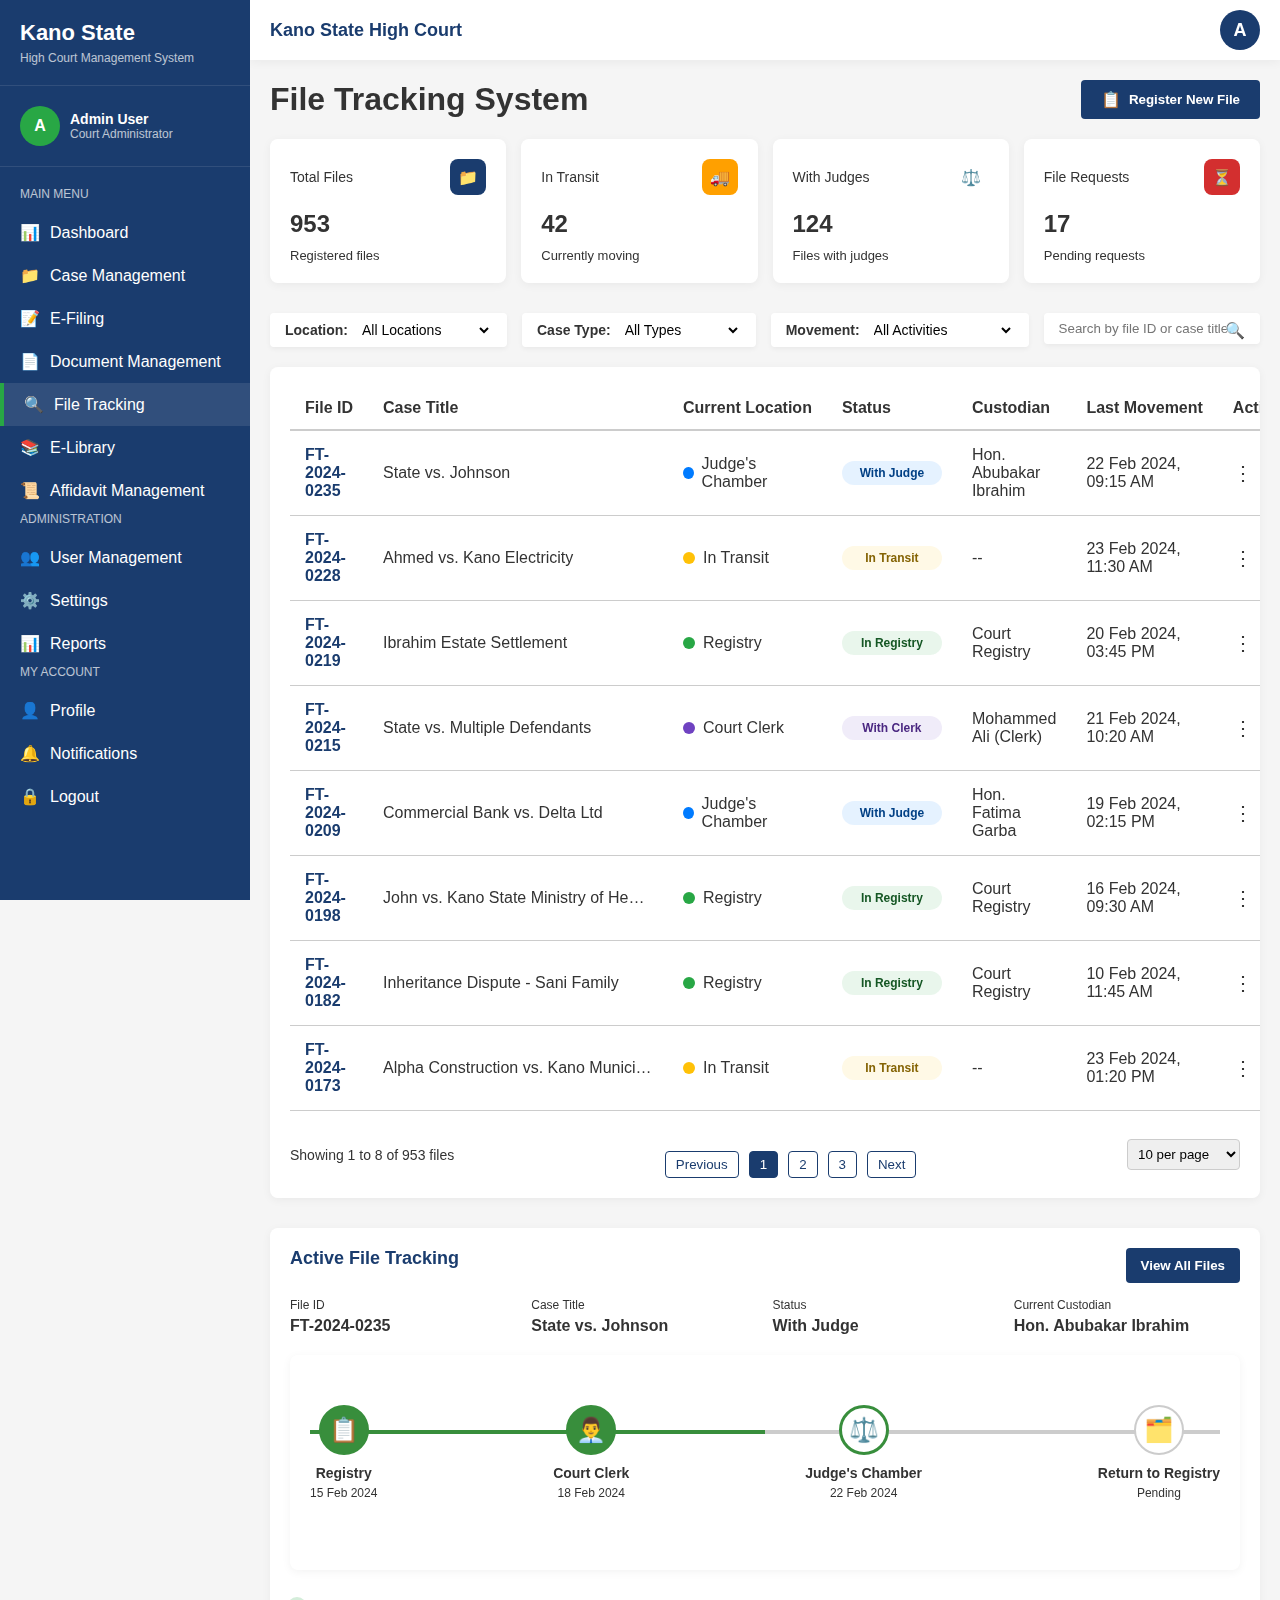
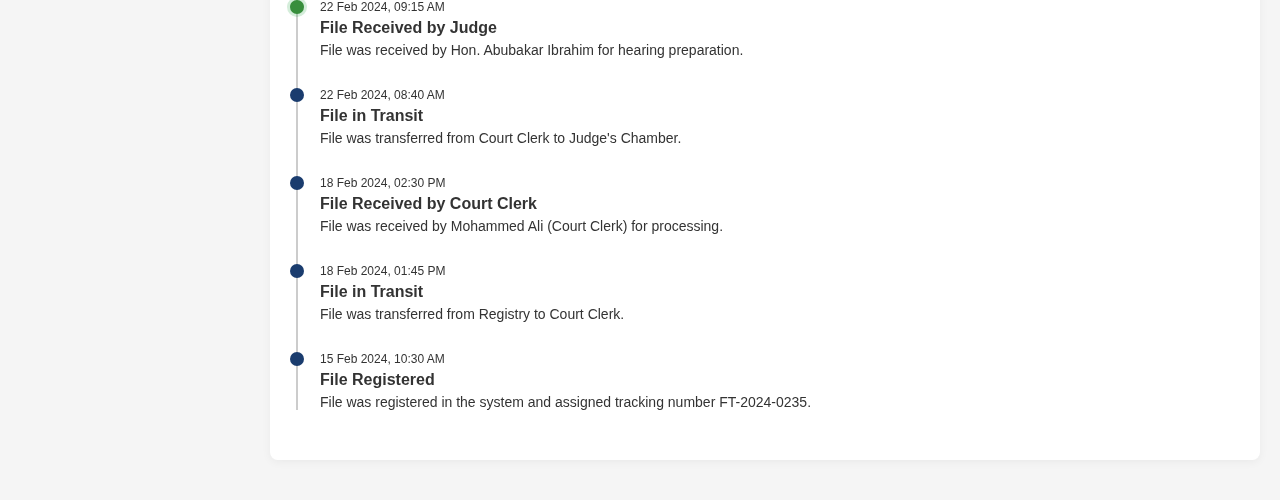
<file: file-tracking.html>
<!DOCTYPE html>
<html lang="en">
<head>
    <meta charset="UTF-8">
    <meta name="viewport" content="width=device-width, initial-scale=1.0">
    <title>Kano State High Court - File Tracking System</title>
    <link rel="stylesheet" href="styles.css">
    <style>
        .dashboard-header {
            display: flex;
            justify-content: space-between;
            align-items: center;
            margin-bottom: 20px;
        }
        
        .tracking-stats {
            display: grid;
            grid-template-columns: repeat(auto-fit, minmax(220px, 1fr));
            gap: 15px;
            margin-bottom: 30px;
        }
        
        .stat-card {
            background-color: white;
            border-radius: 8px;
            padding: 20px;
            box-shadow: 0 2px 10px rgba(0, 0, 0, 0.05);
            display: flex;
            flex-direction: column;
        }
        
        .stat-header {
            display: flex;
            justify-content: space-between;
            align-items: center;
            margin-bottom: 15px;
        }
        
        .stat-title {
            font-size: 14px;
            color: var(--dark-gray);
        }
        
        .stat-icon {
            width: 36px;
            height: 36px;
            border-radius: 8px;
            display: flex;
            align-items: center;
            justify-content: center;
            color: white;
        }
        
        .stat-count {
            font-size: 24px;
            font-weight: bold;
            margin-bottom: 10px;
        }
        
        .icon-total { background-color: var(--primary); }
        .icon-transit { background-color: var(--warning); }
        .icon-returned { background-color: var(--success); }
        .icon-pending { background-color: var(--danger); }
        
        .tracking-filters {
            display: flex;
            gap: 15px;
            margin-bottom: 20px;
            flex-wrap: wrap;
        }
        
        .filter-group {
            display: flex;
            align-items: center;
            background-color: white;
            border-radius: 4px;
            padding: 8px 15px;
            box-shadow: 0 2px 5px rgba(0, 0, 0, 0.05);
        }
        
        .filter-label {
            margin-right: 10px;
            font-weight: bold;
            font-size: 14px;
            color: var(--dark-gray);
        }
        
        .filter-select {
            border: none;
            outline: none;
            background: transparent;
            font-size: 14px;
            min-width: 120px;
        }
        
        .search-file {
            flex: 1;
            max-width: 400px;
            position: relative;
        }
        
        .search-file input {
            width: 100%;
            padding: 8px 15px;
            border-radius: 4px;
            border: none;
            outline: none;
            box-shadow: 0 2px 5px rgba(0, 0, 0, 0.05);
        }
        
        .search-file span {
            position: absolute;
            right: 15px;
            top: 50%;
            transform: translateY(-50%);
        }
        
        .register-btn {
            display: flex;
            align-items: center;
            background-color: var(--primary);
            color: white;
            border: none;
            padding: 10px 20px;
            border-radius: 4px;
            font-weight: bold;
            cursor: pointer;
            transition: background-color 0.2s;
        }
        
        .register-btn:hover {
            background-color: var(--primary-light);
        }
        
        .btn-icon {
            margin-right: 8px;
            font-size: 16px;
        }
        
        .files-table-container {
            background-color: white;
            border-radius: 8px;
            padding: 20px;
            box-shadow: 0 2px 10px rgba(0, 0, 0, 0.05);
            margin-bottom: 30px;
            overflow-x: auto;
        }
        
        .files-table {
            width: 100%;
            border-collapse: collapse;
        }
        
        .files-table th {
            text-align: left;
            padding: 12px 15px;
            border-bottom: 2px solid var(--medium-gray);
            color: var(--dark-gray);
            font-weight: bold;
            white-space: nowrap;
        }
        
        .files-table td {
            padding: 15px;
            border-bottom: 1px solid var(--medium-gray);
            vertical-align: middle;
        }
        
        .files-table tr:hover {
            background-color: var(--light-gray);
        }
        
        .file-id {
            font-weight: bold;
            color: var(--primary);
        }
        
        .file-title {
            max-width: 300px;
            overflow: hidden;
            text-overflow: ellipsis;
            white-space: nowrap;
        }
        
        .location-indicator {
            display: flex;
            align-items: center;
            gap: 8px;
        }
        
        .location-icon {
            width: 12px;
            height: 12px;
            border-radius: 50%;
        }
        
        .location-registry {
            background-color: #28a745;
        }
        
        .location-judge {
            background-color: #007bff;
        }
        
        .location-clerk {
            background-color: #6f42c1;
        }
        
        .location-transit {
            background-color: #ffc107;
        }
        
        .track-status {
            display: inline-block;
            padding: 5px 10px;
            border-radius: 30px;
            font-size: 12px;
            font-weight: bold;
            text-align: center;
            min-width: 100px;
        }
        
        .status-registry {
            background-color: rgba(40, 167, 69, 0.1);
            color: #155724;
        }
        
        .status-transit {
            background-color: rgba(255, 193, 7, 0.1);
            color: #856404;
        }
        
        .status-judge {
            background-color: rgba(0, 123, 255, 0.1);
            color: #004085;
        }
        
        .status-clerk {
            background-color: rgba(111, 66, 193, 0.1);
            color: #4b2882;
        }
        
        .action-dropdown {
            position: relative;
            display: inline-block;
        }
        
        .action-btn {
            background: none;
            border: none;
            cursor: pointer;
            font-size: 20px;
            color: var(--dark-gray);
        }
        
        .dropdown-content {
            display: none;
            position: absolute;
            right: 0;
            background-color: white;
            min-width: 160px;
            box-shadow: 0 8px 16px rgba(0, 0, 0, 0.1);
            z-index: 1;
            border-radius: 4px;
            overflow: hidden;
        }
        
        .dropdown-content a {
            color: black;
            padding: 12px 16px;
            text-decoration: none;
            display: block;
            font-size: 14px;
        }
        
        .dropdown-content a:hover {
            background-color: var(--light-gray);
        }
        
        .action-dropdown:hover .dropdown-content {
            display: block;
        }
        
        .pagination-container {
            display: flex;
            justify-content: space-between;
            align-items: center;
            margin-top: 20px;
        }
        
        .pagination {
            display: flex;
            align-items: center;
        }
        
        .pagination-info {
            color: var(--dark-gray);
            font-size: 14px;
        }
        
        .page-btn {
            background-color: white;
            border: 1px solid var(--medium-gray);
            padding: 6px 12px;
            margin: 0 5px;
            border-radius: 4px;
            cursor: pointer;
            transition: all 0.2s;
        }
        
        .page-btn.active {
            background-color: var(--primary);
            color: white;
            border-color: var(--primary);
        }
        
        .page-btn:hover:not(.active) {
            background-color: var(--light-gray);
        }
        
        .dropdown-select {
            padding: 6px;
            border: 1px solid var(--medium-gray);
            border-radius: 4px;
        }
        
        /* File History View */
        .file-detail-card {
            background-color: white;
            border-radius: 8px;
            padding: 20px;
            box-shadow: 0 2px 10px rgba(0, 0, 0, 0.05);
            margin-bottom: 20px;
        }
        
        .file-detail-header {
            display: flex;
            justify-content: space-between;
            margin-bottom: 15px;
        }
        
        .file-detail-title {
            font-weight: bold;
            font-size: 18px;
            color: var(--primary);
        }
        
        .file-detail-info {
            display: grid;
            grid-template-columns: repeat(auto-fit, minmax(200px, 1fr));
            gap: 15px;
            margin-bottom: 20px;
        }
        
        .detail-item {
            display: flex;
            flex-direction: column;
        }
        
        .detail-label {
            font-size: 12px;
            color: var(--dark-gray);
            margin-bottom: 5px;
        }
        
        .detail-value {
            font-weight: bold;
        }
        
        .tracking-timeline {
            position: relative;
            margin: 30px 0;
            padding-left: 30px;
        }
        
        .timeline-line {
            position: absolute;
            left: 6px;
            top: 0;
            bottom: 0;
            width: 2px;
            background-color: var(--medium-gray);
        }
        
        .timeline-item {
            position: relative;
            margin-bottom: 30px;
        }
        
        .timeline-dot {
            position: absolute;
            left: -30px;
            top: 0;
            width: 14px;
            height: 14px;
            border-radius: 50%;
            background-color: var(--primary);
        }
        
        .timeline-date {
            font-size: 12px;
            color: var(--dark-gray);
            margin-bottom: 5px;
        }
        
        .timeline-event {
            font-weight: bold;
            margin-bottom: 5px;
        }
        
        .timeline-details {
            font-size: 14px;
            color: var(--dark-gray);
        }
        
        .timeline-item:last-child {
            margin-bottom: 0;
        }
        
        .timeline-dot.current {
            background-color: var(--success);
            box-shadow: 0 0 0 3px rgba(40, 167, 69, 0.2);
        }
        
        /* Active Tracking UI */
        .active-tracking {
            background-color: white;
            border-radius: 8px;
            padding: 20px;
            box-shadow: 0 2px 10px rgba(0, 0, 0, 0.05);
            margin-bottom: 30px;
        }
        
        .tracking-map {
            display: flex;
            justify-content: space-between;
            align-items: center;
            position: relative;
            margin: 30px 0 50px;
        }
        
        .tracking-line {
            position: absolute;
            left: 0;
            right: 0;
            top: 25px;
            height: 4px;
            background-color: var(--medium-gray);
            z-index: 1;
        }
        
        .tracking-progress {
            position: absolute;
            left: 0;
            top: 25px;
            height: 4px;
            background-color: var(--success);
            z-index: 2;
            width: 50%; /* Will be dynamically set based on progress */
        }
        
        .tracking-station {
            display: flex;
            flex-direction: column;
            align-items: center;
            position: relative;
            z-index: 3;
        }
        
        .station-icon {
            width: 50px;
            height: 50px;
            border-radius: 50%;
            background-color: white;
            border: 2px solid var(--medium-gray);
            display: flex;
            align-items: center;
            justify-content: center;
            font-size: 24px;
            margin-bottom: 10px;
        }
        
        .station-name {
            font-weight: bold;
            margin-bottom: 5px;
            font-size: 14px;
        }
        
        .station-date {
            font-size: 12px;
            color: var(--dark-gray);
        }
        
        .station-completed .station-icon {
            background-color: var(--success);
            border-color: var(--success);
            color: white;
        }
        
        .station-current .station-icon {
            background-color: white;
            border-color: var(--success);
            border-width: 3px;
            color: var(--success);
        }
        
        .station-pending .station-icon {
            background-color: white;
            border-color: var(--medium-gray);
            color: var(--medium-gray);
        }
        
        /* File Registration Modal */
        .modal-overlay {
            display: none;
            position: fixed;
            top: 0;
            left: 0;
            right: 0;
            bottom: 0;
            background-color: rgba(0, 0, 0, 0.5);
            z-index: 1000;
            justify-content: center;
            align-items: center;
        }
        
        .modal-container {
            background-color: white;
            border-radius: 8px;
            width: 90%;
            max-width: 600px;
            max-height: 90vh;
            overflow-y: auto;
            box-shadow: 0 5px 15px rgba(0, 0, 0, 0.2);
            animation: modalFadeIn 0.3s;
        }
        
        @keyframes modalFadeIn {
            from {
                opacity: 0;
                transform: translateY(-20px);
            }
            to {
                opacity: 1;
                transform: translateY(0);
            }
        }
        
        .modal-header {
            display: flex;
            justify-content: space-between;
            align-items: center;
            padding: 15px 20px;
            border-bottom: 1px solid var(--medium-gray);
        }
        
        .modal-title {
            font-size: 18px;
            font-weight: bold;
            color: var(--primary);
        }
        
        .modal-close {
            font-size: 24px;
            cursor: pointer;
            color: var(--dark-gray);
            background: none;
            border: none;
        }
        
        .modal-body {
            padding: 20px;
        }
        
        .modal-footer {
            padding: 15px 20px;
            border-top: 1px solid var(--medium-gray);
            display: flex;
            justify-content: flex-end;
            gap: 10px;
        }
        
        .form-group {
            margin-bottom: 15px;
        }
        
        .form-group label {
            display: block;
            font-weight: bold;
            margin-bottom: 8px;
            color: var(--dark-gray);
        }
        
        .form-control {
            width: 100%;
            padding: 10px;
            border: 1px solid var(--medium-gray);
            border-radius: 4px;
            font-size: 14px;
        }
        
        .btn {
            padding: 10px 15px;
            border: none;
            border-radius: 4px;
            font-weight: bold;
            cursor: pointer;
            transition: background-color 0.2s;
        }
        
        .btn-secondary {
            background-color: var(--medium-gray);
            color: var(--dark-gray);
        }
        
        .btn-primary {
            background-color: var(--primary);
            color: white;
        }
        
        .btn-primary:hover {
            background-color: var(--primary-light);
        }
        
        .hint-text {
            font-size: 12px;
            color: var(--dark-gray);
            margin-top: 5px;
            font-style: italic;
        }
        
        .qr-section {
            display: flex;
            justify-content: center;
            align-items: center;
            margin: 20px 0;
        }
        
        .qr-code {
            width: 150px;
            height: 150px;
            background-color: var(--light-gray);
            border: 1px solid var(--medium-gray);
            display: flex;
            align-items: center;
            justify-content: center;
            font-size: 12px;
            color: var(--dark-gray);
        }
        
        .scan-link {
            background-color: var(--light-gray);
            border-radius: 4px;
            padding: 8px;
            margin-top: 10px;
            text-align: center;
            font-size: 12px;
            color: var(--dark-gray);
            word-break: break-all;
        }
    </style>
</head>
<body>
    <div class="container">
        <!-- Sidebar -->
        <div class="sidebar">
            <div class="sidebar-header">
                <h2>Kano State</h2>
                <p>High Court Management System</p>
            </div>
            
            <div class="user-info">
                <div class="user-avatar">A</div>
                <div class="user-details">
                    <div class="user-name">Admin User</div>
                    <div class="user-role">Court Administrator</div>
                </div>
            </div>
            
            <div class="menu">
                <div class="menu-title">Main Menu</div>
                <ul class="menu-items">
                    <li class="menu-item">
                        <a href="dashboard.html" class="menu-link">
                            <span class="menu-icon">📊</span> Dashboard
                        </a>
                    </li>
                    <li class="menu-item">
                        <a href="case-management.html" class="menu-link">
                            <span class="menu-icon">📁</span> Case Management
                        </a>
                    </li>
                    <li class="menu-item">
                        <a href="e-filing.html" class="menu-link">
                            <span class="menu-icon">📝</span> E-Filing
                        </a>
                    </li>
                    <li class="menu-item">
                        <a href="document-management.html" class="menu-link">
                            <span class="menu-icon">📄</span> Document Management
                        </a>
                    </li>
                    <li class="menu-item active">
                        <a href="file-tracking.html" class="menu-link">
                            <span class="menu-icon">🔍</span> File Tracking
                        </a>
                    </li>
                    <li class="menu-item">
                        <a href="e-library.html" class="menu-link">
                            <span class="menu-icon">📚</span> E-Library
                        </a>
                    </li>
                    <li class="menu-item">
                        <a href="affidavit-management.html" class="menu-link">
                            <span class="menu-icon">📜</span> <span>Affidavit Management</span>
                        </a>
                    </li>
                </ul>

                <div class="menu-title">Administration</div>
                <ul class="menu-items">
                    <li class="menu-item">
                        <a href="#" class="menu-link">
                            <span class="menu-icon">👥</span> User Management
                        </a>
                    </li>
                    <li class="menu-item">
                        <a href="#" class="menu-link">
                            <span class="menu-icon">⚙️</span> Settings
                        </a>
                    </li>
                    <li class="menu-item">
                        <a href="#" class="menu-link">
                            <span class="menu-icon">📊</span> Reports
                        </a>
                    </li>
                </ul>
                
                <div class="menu-title">My Account</div>
                <ul class="menu-items">
                    <li class="menu-item">
                        <a href="#" class="menu-link">
                            <span class="menu-icon">👤</span> Profile
                        </a>
                    </li>
                    <li class="menu-item">
                        <a href="#" class="menu-link">
                            <span class="menu-icon">🔔</span> Notifications
                        </a>
                    </li>
                    <li class="menu-item">
                        <a href="index.html" class="menu-link">
                            <span class="menu-icon">🔒</span> Logout
                        </a>
                    </li>
                </ul>
            </div>
        </div>
        <!-- Header -->
        <div class="header-container">
            <div class="header-title">Kano State High Court</div>
            
            <div class="user-profile" id="user-profile">
                <div class="profile-icon">A</div>
                
                <div class="user-dropdown" id="user-dropdown">
                    <div class="dropdown-user-info">
                        <div class="dropdown-user-name">Admin User</div>
                        <div class="dropdown-user-role">Court Administrator</div>
                    </div>
                    
                    <ul class="dropdown-menu">
                        <li class="dropdown-item">
                            <a href="#" class="dropdown-link">
                                <span class="dropdown-icon">👤</span> Profile
                            </a>
                        </li>
                        <li class="dropdown-item">
                            <a href="index.html" class="dropdown-link">
                                <span class="dropdown-icon">🔒</span> Logout
                            </a>
                        </li>
                    </ul>
                </div>
            </div>
        </div>
        
        <!-- Main Content -->
        <div class="main-content">
            <div class="dashboard-header">
                <h1>File Tracking System</h1>
                <button class="register-btn" id="register-file-btn">
                    <span class="btn-icon">📋</span> Register New File
                </button>
            </div>
            
            <!-- Tracking Stats -->
            <div class="tracking-stats">
                <div class="stat-card">
                    <div class="stat-header">
                        <div class="stat-title">Total Files</div>
                        <div class="stat-icon icon-total">📁</div>
                    </div>
                    <div class="stat-count">953</div>
                    <div class="stat-desc">Registered files</div>
                </div>
                
                <div class="stat-card">
                    <div class="stat-header">
                        <div class="stat-title">In Transit</div>
                        <div class="stat-icon icon-transit">🚚</div>
                    </div>
                    <div class="stat-count">42</div>
                    <div class="stat-desc">Currently moving</div>
                </div>
                
                <div class="stat-card">
                    <div class="stat-header">
                        <div class="stat-title">With Judges</div>
                        <div class="stat-icon icon-judge">⚖️</div>
                    </div>
                    <div class="stat-count">124</div>
                    <div class="stat-desc">Files with judges</div>
                </div>
                
                <div class="stat-card">
                    <div class="stat-header">
                        <div class="stat-title">File Requests</div>
                        <div class="stat-icon icon-pending">⏳</div>
                    </div>
                    <div class="stat-count">17</div>
                    <div class="stat-desc">Pending requests</div>
                </div>
            </div>
            
            <!-- Filters and Search -->
            <div class="tracking-filters">
                <div class="filter-group">
                    <span class="filter-label">Location:</span>
                    <select class="filter-select">
                        <option value="all">All Locations</option>
                        <option value="registry">Registry</option>
                        <option value="judges">Judges Chambers</option>
                        <option value="clerk">Court Clerk</option>
                        <option value="transit">In Transit</option>
                    </select>
                </div>
                
                <div class="filter-group">
                    <span class="filter-label">Case Type:</span>
                    <select class="filter-select">
                        <option value="all">All Types</option>
                        <option value="civil">Civil</option>
                        <option value="criminal">Criminal</option>
                        <option value="commercial">Commercial</option>
                        <option value="family">Family</option>
                        <option value="probate">Probate</option>
                    </select>
                </div>
                
                <div class="filter-group">
                    <span class="filter-label">Movement:</span>
                    <select class="filter-select">
                        <option value="all">All Activities</option>
                        <option value="today">Today's Movements</option>
                        <option value="week">This Week</option>
                        <option value="month">This Month</option>
                    </select>
                </div>
                
                <div class="search-file">
                    <input type="text" placeholder="Search by file ID or case title...">
                    <span>🔍</span>
                </div>
            </div>
            
            <!-- Files Table -->
            <div class="files-table-container">
                <table class="files-table">
                    <thead>
                        <tr>
                            <th>File ID</th>
                            <th>Case Title</th>
                            <th>Current Location</th>
                            <th>Status</th>
                            <th>Custodian</th>
                            <th>Last Movement</th>
                            <th>Actions</th>
                        </tr>
                    </thead>
                    <tbody>
                        <tr>
                            <td class="file-id">FT-2024-0235</td>
                            <td class="file-title">State vs. Johnson</td>
                            <td>
                                <div class="location-indicator">
                                    <span class="location-icon location-judge"></span>
                                    Judge's Chamber
                                </div>
                            </td>
                            <td><span class="track-status status-judge">With Judge</span></td>
                            <td>Hon. Abubakar Ibrahim</td>
                            <td>22 Feb 2024, 09:15 AM</td>
                            <td>
                                <div class="action-dropdown">
                                    <button class="action-btn">⋮</button>
                                    <div class="dropdown-content">
                                        <a href="file-detail.html?id=FT-2024-0235">View History</a>
                                        <a href="#">Track Movement</a>
                                        <a href="#">Request Return</a>
                                        <a href="#">Print Tracking Sheet</a>
                                        <a href="#">Report Issue</a>
                                    </div>
                                </div>
                            </td>
                        </tr>
                        <tr>
                            <td class="file-id">FT-2024-0228</td>
                            <td class="file-title">Ahmed vs. Kano Electricity</td>
                            <td>
                                <div class="location-indicator">
                                    <span class="location-icon location-transit"></span>
                                    In Transit
                                </div>
                            </td>
                            <td><span class="track-status status-transit">In Transit</span></td>
                            <td>--</td>
                            <td>23 Feb 2024, 11:30 AM</td>
                            <td>
                                <div class="action-dropdown">
                                    <button class="action-btn">⋮</button>
                                    <div class="dropdown-content">
                                        <a href="file-detail.html?id=FT-2024-0235">View History</a>
                                        <a href="#">Track Movement</a>
                                        <a href="#">Receive File</a>
                                        <a href="#">Print Tracking Sheet</a>
                                        <a href="#">Report Issue</a>
                                    </div>
                                </div>
                            </td>
                        </tr>
                        <tr>
                            <td class="file-id">FT-2024-0219</td>
                            <td class="file-title">Ibrahim Estate Settlement</td>
                            <td>
                                <div class="location-indicator">
                                    <span class="location-icon location-registry"></span>
                                    Registry
                                </div>
                            </td>
                            <td><span class="track-status status-registry">In Registry</span></td>
                            <td>Court Registry</td>
                            <td>20 Feb 2024, 03:45 PM</td>
                            <td>
                                <div class="action-dropdown">
                                    <button class="action-btn">⋮</button>
                                    <div class="dropdown-content">
                                        <a href="file-detail.html?id=FT-2024-0235">View History</a>
                                        <a href="#">Track Movement</a>
                                        <a href="#">Request File</a>
                                        <a href="#">Print Tracking Sheet</a>
                                        <a href="#">Report Issue</a>
                                    </div>
                                </div>
                            </td>
                        </tr>
                        <tr>
                            <td class="file-id">FT-2024-0215</td>
                            <td class="file-title">State vs. Multiple Defendants</td>
                            <td>
                                <div class="location-indicator">
                                    <span class="location-icon location-clerk"></span>
                                    Court Clerk
                                </div>
                            </td>
                            <td><span class="track-status status-clerk">With Clerk</span></td>
                            <td>Mohammed Ali (Clerk)</td>
                            <td>21 Feb 2024, 10:20 AM</td>
                            <td>
                                <div class="action-dropdown">
                                    <button class="action-btn">⋮</button>
                                    <div class="dropdown-content">
                                        <a href="file-detail.html?id=FT-2024-0235">View History</a>
                                        <a href="#">Track Movement</a>
                                        <a href="#">Transfer File</a>
                                        <a href="#">Print Tracking Sheet</a>
                                        <a href="#">Report Issue</a>
                                    </div>
                                </div>
                            </td>
                        </tr>
                        <tr>
                            <td class="file-id">FT-2024-0209</td>
                            <td class="file-title">Commercial Bank vs. Delta Ltd</td>
                            <td>
                                <div class="location-indicator">
                                    <span class="location-icon location-judge"></span>
                                    Judge's Chamber
                                </div>
                            </td>
                            <td><span class="track-status status-judge">With Judge</span></td>
                            <td>Hon. Fatima Garba</td>
                            <td>19 Feb 2024, 02:15 PM</td>
                            <td>
                                <div class="action-dropdown">
                                    <button class="action-btn">⋮</button>
                                    <div class="dropdown-content">
                                        <a href="file-detail.html?id=FT-2024-0235">View History</a>
                                        <a href="#">Track Movement</a>
                                        <a href="#">Request Return</a>
                                        <a href="#">Print Tracking Sheet</a>
                                        <a href="#">Report Issue</a>
                                    </div>
                                </div>
                            </td>
                        </tr>
                        <tr>
                            <td class="file-id">FT-2024-0198</td>
                            <td class="file-title">John vs. Kano State Ministry of Health</td>
                            <td>
                                <div class="location-indicator">
                                    <span class="location-icon location-registry"></span>
                                    Registry
                                </div>
                            </td>
                            <td><span class="track-status status-registry">In Registry</span></td>
                            <td>Court Registry</td>
                            <td>16 Feb 2024, 09:30 AM</td>
                            <td>
                                <div class="action-dropdown">
                                    <button class="action-btn">⋮</button>
                                    <div class="dropdown-content">
                                        <a href="file-detail.html?id=FT-2024-0235">View History</a>
                                        <a href="#">Track Movement</a>
                                        <a href="#">Request File</a>
                                        <a href="#">Print Tracking Sheet</a>
                                        <a href="#">Report Issue</a>
                                    </div>
                                </div>
                            </td>
                        </tr>
                        <tr>
                            <td class="file-id">FT-2024-0182</td>
                            <td class="file-title">Inheritance Dispute - Sani Family</td>
                            <td>
                                <div class="location-indicator">
                                    <span class="location-icon location-registry"></span>
                                    Registry
                                </div>
                            </td>
                            <td><span class="track-status status-registry">In Registry</span></td>
                            <td>Court Registry</td>
                            <td>10 Feb 2024, 11:45 AM</td>
                            <td>
                                <div class="action-dropdown">
                                    <button class="action-btn">⋮</button>
                                    <div class="dropdown-content">
                                        <a href="file-detail.html?id=FT-2024-0235">View History</a>
                                        <a href="#">Track Movement</a>
                                        <a href="#">Request File</a>
                                        <a href="#">Print Tracking Sheet</a>
                                        <a href="#">Report Issue</a>
                                    </div>
                                </div>
                            </td>
                        </tr>
                        <tr>
                            <td class="file-id">FT-2024-0173</td>
                            <td class="file-title">Alpha Construction vs. Kano Municipal</td>
                            <td>
                                <div class="location-indicator">
                                    <span class="location-icon location-transit"></span>
                                    In Transit
                                </div>
                            </td>
                            <td><span class="track-status status-transit">In Transit</span></td>
                            <td>--</td>
                            <td>23 Feb 2024, 01:20 PM</td>
                            <td>
                                <div class="action-dropdown">
                                    <button class="action-btn">⋮</button>
                                    <div class="dropdown-content">
                                        <a href="file-detail.html?id=FT-2024-0235">View History</a>
                                        <a href="#">Track Movement</a>
                                        <a href="#">Receive File</a>
                                        <a href="#">Print Tracking Sheet</a>
                                        <a href="#">Report Issue</a>
                                    </div>
                                </div>
                            </td>
                        </tr>
                    </tbody>
                </table>
                
                <!-- Pagination -->
                <div class="pagination-container">
                    <div class="pagination-info">
                        Showing 1 to 8 of 953 files
                    </div>
                    <div class="pagination">
                        <button class="page-btn" disabled>Previous</button>
                        <button class="page-btn active">1</button>
                        <button class="page-btn">2</button>
                        <button class="page-btn">3</button>
                        <button class="page-btn">Next</button>
                    </div>
                    <div>
                        <select class="dropdown-select">
                            <option value="10">10 per page</option>
                            <option value="20">20 per page</option>
                            <option value="50">50 per page</option>
                            <option value="100">100 per page</option>
                        </select>
                    </div>
                </div>
            </div>
            
            <!-- Active Tracking Section -->
            <div class="file-detail-card">
                <div class="file-detail-header">
                    <div class="file-detail-title">Active File Tracking</div>
                    <button class="btn btn-primary" id="view-all-btn">View All Files</button>
                </div>
                
                <div class="file-detail-info">
                    <div class="detail-item">
                        <div class="detail-label">File ID</div>
                        <div class="detail-value">FT-2024-0235</div>
                    </div>
                    <div class="detail-item">
                        <div class="detail-label">Case Title</div>
                        <div class="detail-value">State vs. Johnson</div>
                    </div>
                    <div class="detail-item">
                        <div class="detail-label">Status</div>
                        <div class="detail-value">With Judge</div>
                    </div>
                    <div class="detail-item">
                        <div class="detail-label">Current Custodian</div>
                        <div class="detail-value">Hon. Abubakar Ibrahim</div>
                    </div>
                </div>
                
                <div class="active-tracking">
                    <div class="tracking-map">
                        <div class="tracking-line"></div>
                        <div class="tracking-progress" style="width: 50%;"></div>
                        
                        <div class="tracking-station station-completed">
                            <div class="station-icon">📋</div>
                            <div class="station-name">Registry</div>
                            <div class="station-date">15 Feb 2024</div>
                        </div>
                        
                        <div class="tracking-station station-completed">
                            <div class="station-icon">👨‍💼</div>
                            <div class="station-name">Court Clerk</div>
                            <div class="station-date">18 Feb 2024</div>
                        </div>
                        
                        <div class="tracking-station station-current">
                            <div class="station-icon">⚖️</div>
                            <div class="station-name">Judge's Chamber</div>
                            <div class="station-date">22 Feb 2024</div>
                        </div>
                        
                        <div class="tracking-station station-pending">
                            <div class="station-icon">🗂️</div>
                            <div class="station-name">Return to Registry</div>
                            <div class="station-date">Pending</div>
                        </div>
                    </div>
                </div>
                
                <!-- File History Timeline -->
                <div class="tracking-timeline">
                    <div class="timeline-line"></div>
                    
                    <div class="timeline-item">
                        <div class="timeline-dot current"></div>
                        <div class="timeline-date">22 Feb 2024, 09:15 AM</div>
                        <div class="timeline-event">File Received by Judge</div>
                        <div class="timeline-details">File was received by Hon. Abubakar Ibrahim for hearing preparation.</div>
                    </div>
                    
                    <div class="timeline-item">
                        <div class="timeline-dot"></div>
                        <div class="timeline-date">22 Feb 2024, 08:40 AM</div>
                        <div class="timeline-event">File in Transit</div>
                        <div class="timeline-details">File was transferred from Court Clerk to Judge's Chamber.</div>
                    </div>
                    
                    <div class="timeline-item">
                        <div class="timeline-dot"></div>
                        <div class="timeline-date">18 Feb 2024, 02:30 PM</div>
                        <div class="timeline-event">File Received by Court Clerk</div>
                        <div class="timeline-details">File was received by Mohammed Ali (Court Clerk) for processing.</div>
                    </div>
                    
                    <div class="timeline-item">
                        <div class="timeline-dot"></div>
                        <div class="timeline-date">18 Feb 2024, 01:45 PM</div>
                        <div class="timeline-event">File in Transit</div>
                        <div class="timeline-details">File was transferred from Registry to Court Clerk.</div>
                    </div>
                    
                    <div class="timeline-item">
                        <div class="timeline-dot"></div>
                        <div class="timeline-date">15 Feb 2024, 10:30 AM</div>
                        <div class="timeline-event">File Registered</div>
                        <div class="timeline-details">File was registered in the system and assigned tracking number FT-2024-0235.</div>
                    </div>
                </div>
            </div>
        </div>
    </div>
    
    <!-- Register File Modal -->
    <div class="modal-overlay" id="register-modal">
        <div class="modal-container">
            <div class="modal-header">
                <div class="modal-title">Register New File</div>
                <button class="modal-close" id="close-modal">&times;</button>
            </div>
            <div class="modal-body">
                <div class="form-group">
                    <label for="case-number">Case Number</label>
                    <input type="text" class="form-control" id="case-number" placeholder="e.g. KHC-2024-0235">
                    <div class="hint-text">Enter the associated case number</div>
                </div>
                
                <div class="form-group">
                    <label for="file-title">File Title</label>
                    <input type="text" class="form-control" id="file-title" placeholder="Enter file title">
                </div>
                
                <div class="form-group">
                    <label for="file-type">File Type</label>
                    <select class="form-control" id="file-type">
                        <option value="">Select file type</option>
                        <option value="case">Case File</option>
                        <option value="exhibit">Exhibit File</option>
                        <option value="evidence">Evidence File</option>
                        <option value="admin">Administrative File</option>
                    </select>
                </div>
                
                <div class="form-group">
                    <label for="initial-location">Initial Location</label>
                    <select class="form-control" id="initial-location">
                        <option value="registry">Registry</option>
                        <option value="clerk">Court Clerk</option>
                        <option value="judge">Judge's Chamber</option>
                        <option value="other">Other</option>
                    </select>
                </div>
                
                <div class="form-group">
                    <label for="custodian">Initial Custodian</label>
                    <input type="text" class="form-control" id="custodian" placeholder="Name of person or department">
                </div>
                
                <div class="form-group">
                    <label for="file-description">Description (Optional)</label>
                    <textarea class="form-control" id="file-description" rows="3" placeholder="Enter file description"></textarea>
                </div>
                
                <div class="qr-section">
                    <div class="qr-code">
                        QR Code will be<br>generated after<br>registration
                    </div>
                </div>
                
                <div class="scan-link">
                    Tracking URL: https://kano-highcourt.gov.ng/track/FT-2024-XXXX
                </div>
            </div>
            <div class="modal-footer">
                <button class="btn btn-secondary" id="cancel-register">Cancel</button>
                <button class="btn btn-primary" id="submit-register">Register File</button>
            </div>
        </div>
    </div>

    <script>
        document.addEventListener('DOMContentLoaded', function() {
            // Register modal
            const registerBtn = document.getElementById('register-file-btn');
            const closeModalBtn = document.getElementById('close-modal');
            const cancelRegisterBtn = document.getElementById('cancel-register');
            const registerModal = document.getElementById('register-modal');
            
            registerBtn.addEventListener('click', function() {
                registerModal.style.display = 'flex';
            });
            
            function closeModal() {
                registerModal.style.display = 'none';
            }
            
            closeModalBtn.addEventListener('click', closeModal);
            cancelRegisterBtn.addEventListener('click', closeModal);
            
            // Close when clicking outside
            registerModal.addEventListener('click', function(e) {
                if (e.target === registerModal) {
                    closeModal();
                }
            });
            
            // Register file
            document.getElementById('submit-register').addEventListener('click', function() {
                alert('File registered successfully!');
                closeModal();
            });
            
            // Filter functionality
            document.querySelectorAll('.filter-select').forEach(filter => {
                filter.addEventListener('change', function() {
                    console.log(`Filter changed: ${this.previousElementSibling.textContent} = ${this.value}`);
                    // In a real application, this would trigger data filtering
                });
            });
            
            // Search functionality
            const searchInput = document.querySelector('.search-file input');
            searchInput.addEventListener('keyup', function(e) {
                if (e.key === 'Enter') {
                    console.log(`Searching for: ${this.value}`);
                    // In a real application, this would trigger search
                }
            });
            
            // View All Files button
            document.getElementById('view-all-btn').addEventListener('click', function() {
                window.scrollTo({ top: 0, behavior: 'smooth' });
            });
            
            // User dropdown functionality
            const userProfileButton = document.getElementById('user-profile');
            const userDropdown = document.getElementById('user-dropdown');
            
            userProfileButton.addEventListener('click', function(e) {
                e.stopPropagation();
                userDropdown.classList.toggle('active');
            });
            
            // Close dropdown when clicking outside
            document.addEventListener('click', function() {
                userDropdown.classList.remove('active');
            });
            
            // Prevent dropdown from closing when clicking inside it
            userDropdown.addEventListener('click', function(e) {
                e.stopPropagation();
            });
        });
    </script>
</body>
</html>
</file>
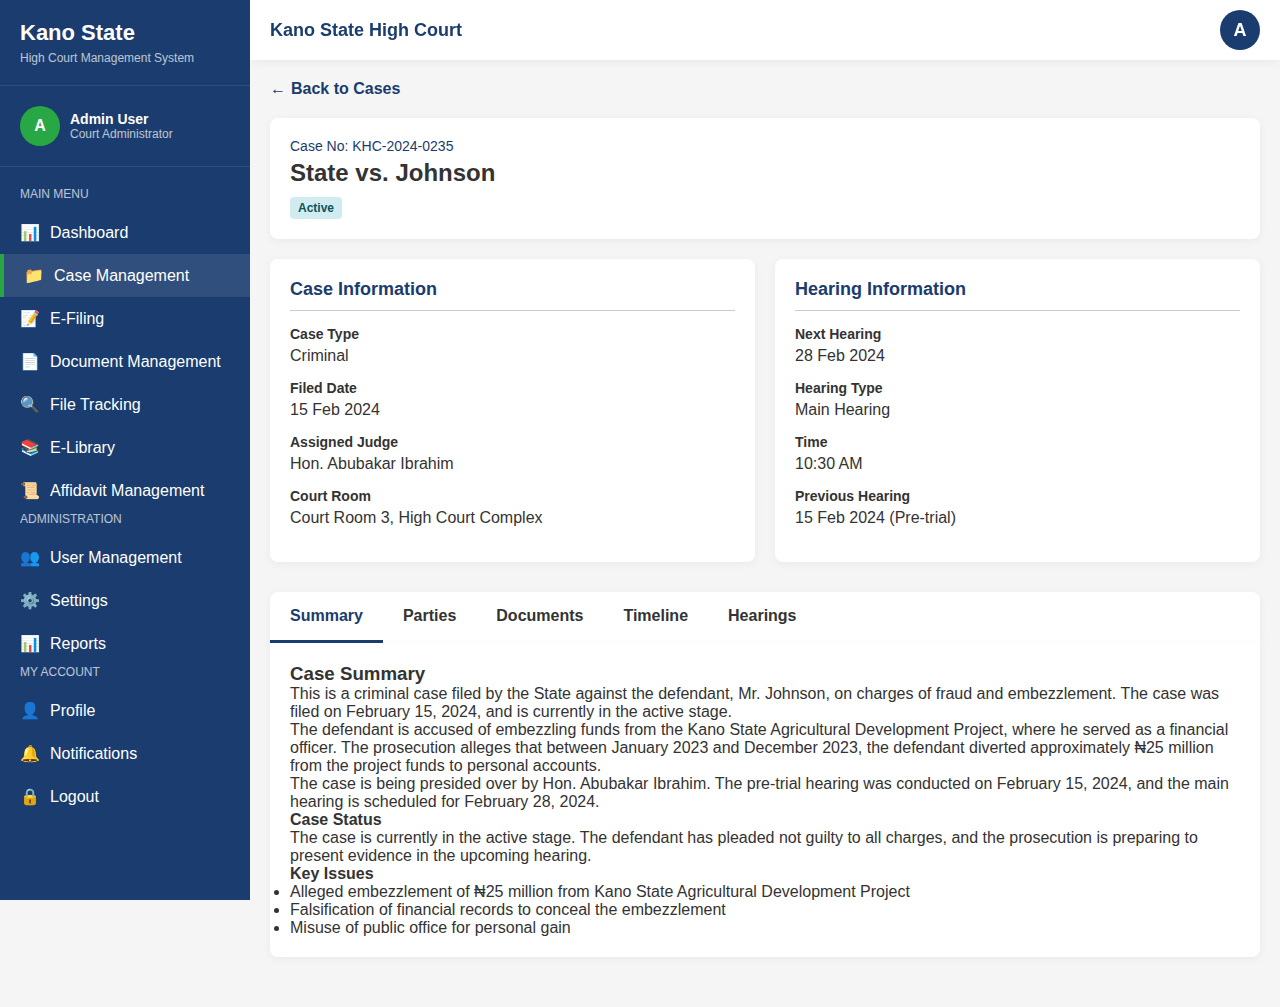
<file: view-case.html>
<!DOCTYPE html>
<html lang="en">
<head>
    <meta charset="UTF-8">
    <meta name="viewport" content="width=device-width, initial-scale=1.0">
    <title>Kano State High Court - Case Details</title>
    <link rel="stylesheet" href="styles.css">
    <style>
        .case-detail-header {
            background-color: white;
            border-radius: 8px;
            padding: 20px;
            box-shadow: 0 2px 10px rgba(0, 0, 0, 0.05);
            margin-bottom: 20px;
        }

        .case-number {
            color: var(--primary);
            font-size: 14px;
            margin-bottom: 5px;
        }

        .case-title {
            font-size: 24px;
            margin-bottom: 10px;
        }

        .detail-grid {
            display: grid;
            grid-template-columns: repeat(auto-fit, minmax(250px, 1fr));
            gap: 20px;
            margin-bottom: 30px;
        }

        .detail-card {
            background-color: white;
            border-radius: 8px;
            padding: 20px;
            box-shadow: 0 2px 10px rgba(0, 0, 0, 0.05);
        }

        .detail-card h3 {
            color: var(--primary);
            margin-bottom: 15px;
            font-size: 18px;
            border-bottom: 1px solid var(--medium-gray);
            padding-bottom: 10px;
        }

        .detail-item {
            margin-bottom: 15px;
        }

        .detail-label {
            font-weight: bold;
            color: var(--dark-gray);
            font-size: 14px;
            margin-bottom: 5px;
        }

        .detail-value {
            font-size: 16px;
        }

        .tabs {
            display: flex;
            background-color: white;
            border-radius: 8px 8px 0 0;
            overflow: hidden;
            margin-bottom: 0;
            box-shadow: 0 2px 10px rgba(0, 0, 0, 0.05);
        }

        .tab {
            padding: 15px 20px;
            cursor: pointer;
            font-weight: bold;
            transition: all 0.2s;
            border-bottom: 3px solid transparent;
        }

        .tab.active {
            color: var(--primary);
            border-bottom: 3px solid var(--primary);
        }

        .tab:hover:not(.active) {
            background-color: var(--light-gray);
        }

        .tab-content {
            background-color: white;
            border-radius: 0 0 8px 8px;
            padding: 20px;
            box-shadow: 0 2px 10px rgba(0, 0, 0, 0.05);
            margin-bottom: 30px;
        }

        .tab-pane {
            display: none;
        }

        .tab-pane.active {
            display: block;
        }

        .timeline {
            position: relative;
            margin: 20px 0;
        }

        .timeline::before {
            content: '';
            position: absolute;
            top: 0;
            bottom: 0;
            left: 15px;
            width: 3px;
            background-color: var(--medium-gray);
        }

        .timeline-item {
            position: relative;
            padding-left: 40px;
            padding-bottom: 30px;
        }

        .timeline-dot {
            position: absolute;
            left: 9px;
            top: 0;
            width: 15px;
            height: 15px;
            border-radius: 50%;
            background-color: var(--primary);
        }

        .timeline-date {
            color: var(--dark-gray);
            font-size: 14px;
            margin-bottom: 5px;
        }

        .timeline-title {
            font-weight: bold;
            margin-bottom: 5px;
        }

        .timeline-desc {
            font-size: 14px;
            line-height: 1.5;
        }

        .parties-info {
            display: flex;
            justify-content: space-between;
            gap: 20px;
        }

        .party-card {
            flex: 1;
            background-color: var(--light-gray);
            border-radius: 8px;
            padding: 15px;
        }

        .party-title {
            font-weight: bold;
            color: var(--primary);
            margin-bottom: 10px;
            font-size: 16px;
        }

        .party-list {
            list-style: none;
        }

        .party-list li {
            margin-bottom: 15px;
        }

        .party-name {
            font-weight: bold;
            margin-bottom: 5px;
        }

        .party-details {
            font-size: 14px;
            color: var(--dark-gray);
        }

        .document-list {
            list-style: none;
        }

        .document-item {
            display: flex;
            align-items: center;
            padding: 15px;
            border-bottom: 1px solid var(--medium-gray);
        }

        .document-icon {
            font-size: 24px;
            margin-right: 15px;
            color: var(--dark-gray);
        }

        .document-info {
            flex: 1;
        }

        .document-title {
            font-weight: bold;
            margin-bottom: 5px;
        }

        .document-meta {
            font-size: 12px;
            color: var(--dark-gray);
        }

        .document-actions {
            display: flex;
            gap: 10px;
        }

        .action-btn {
            display: inline-block;
            padding: 5px 10px;
            background-color: var(--primary-light);
            color: white;
            border-radius: 4px;
            text-decoration: none;
            font-size: 12px;
        }

        .action-btn:hover {
            background-color: var(--primary);
        }

        .action-btn-secondary {
            background-color: var(--medium-gray);
            color: var(--dark-gray);
        }

        .back-btn {
            margin-bottom: 20px;
            display: inline-flex;
            align-items: center;
            color: var(--primary);
            text-decoration: none;
            font-weight: bold;
        }

        .back-btn:hover {
            text-decoration: underline;
        }

        .back-btn span {
            margin-right: 5px;
        }
    </style>
</head>
<body>
    <div class="container">
        <!-- Sidebar -->
        <div class="sidebar">
            <div class="sidebar-header">
                <h2>Kano State</h2>
                <p>High Court Management System</p>
            </div>
            
            <div class="user-info">
                <div class="user-avatar">A</div>
                <div class="user-details">
                    <div class="user-name">Admin User</div>
                    <div class="user-role">Court Administrator</div>
                </div>
            </div>
            
            <div class="menu">
                <div class="menu-title">Main Menu</div>
                <ul class="menu-items">
                    <li class="menu-item">
                        <a href="dashboard.html" class="menu-link">
                            <span class="menu-icon">📊</span> Dashboard
                        </a>
                    </li>
                    <li class="menu-item active">
                        <a href="case-management.html" class="menu-link">
                            <span class="menu-icon">📁</span> Case Management
                        </a>
                    </li>
                    <li class="menu-item">
                        <a href="e-filing.html" class="menu-link">
                            <span class="menu-icon">📝</span> E-Filing
                        </a>
                    </li>
                    <li class="menu-item">
                        <a href="document-management.html" class="menu-link">
                            <span class="menu-icon">📄</span> Document Management
                        </a>
                    </li>
                    <li class="menu-item">
                        <a href="file-tracking.html" class="menu-link">
                            <span class="menu-icon">🔍</span> File Tracking
                        </a>
                    </li>
                    <li class="menu-item">
                        <a href="e-library.html" class="menu-link">
                            <span class="menu-icon">📚</span> E-Library
                        </a>
                    </li>
                    <li class="menu-item">
                        <a href="affidavit-management.html" class="menu-link">
                            <span class="menu-icon">📜</span> <span>Affidavit Management</span>
                        </a>
                    </li>
                </ul>
                
                <div class="menu-title">Administration</div>
                <ul class="menu-items">
                    <li class="menu-item">
                        <a href="#" class="menu-link">
                            <span class="menu-icon">👥</span> User Management
                        </a>
                    </li>
                    <li class="menu-item">
                        <a href="#" class="menu-link">
                            <span class="menu-icon">⚙️</span> Settings
                        </a>
                    </li>
                    <li class="menu-item">
                        <a href="#" class="menu-link">
                            <span class="menu-icon">📊</span> Reports
                        </a>
                    </li>
                </ul>
                
                <div class="menu-title">My Account</div>
                <ul class="menu-items">
                    <li class="menu-item">
                        <a href="#" class="menu-link">
                            <span class="menu-icon">👤</span> Profile
                        </a>
                    </li>
                    <li class="menu-item">
                        <a href="#" class="menu-link">
                            <span class="menu-icon">🔔</span> Notifications
                        </a>
                    </li>
                    <li class="menu-item">
                        <a href="index.html" class="menu-link">
                            <span class="menu-icon">🔒</span> Logout
                        </a>
                    </li>
                </ul>
            </div>
        </div>
        <!-- Header -->
        <div class="header-container">
            <div class="header-title">Kano State High Court</div>
            
            <div class="user-profile" id="user-profile">
                <div class="profile-icon">A</div>
                
                <div class="user-dropdown" id="user-dropdown">
                    <div class="dropdown-user-info">
                        <div class="dropdown-user-name">Admin User</div>
                        <div class="dropdown-user-role">Court Administrator</div>
                    </div>
                    
                    <ul class="dropdown-menu">
                        <li class="dropdown-item">
                            <a href="#" class="dropdown-link">
                                <span class="dropdown-icon">👤</span> Profile
                            </a>
                        </li>
                        <li class="dropdown-item">
                            <a href="index.html" class="dropdown-link">
                                <span class="dropdown-icon">🔒</span> Logout
                            </a>
                        </li>
                    </ul>
                </div>
            </div>
        </div>
        
        <!-- Main Content -->
        <div class="main-content">
            <a href="case-management.html" class="back-btn">
                <span>←</span> Back to Cases
            </a>
            
            <!-- Case Detail Header -->
            <div class="case-detail-header">
                <div class="case-number">Case No: KHC-2024-0235</div>
                <h1 class="case-title">State vs. Johnson</h1>
                <div class="status-badge status-active">Active</div>
            </div>
            
            <!-- Case Details Grid -->
            <div class="detail-grid">
                <div class="detail-card">
                    <h3>Case Information</h3>
                    <div class="detail-item">
                        <div class="detail-label">Case Type</div>
                        <div class="detail-value">Criminal</div>
                    </div>
                    <div class="detail-item">
                        <div class="detail-label">Filed Date</div>
                        <div class="detail-value">15 Feb 2024</div>
                    </div>
                    <div class="detail-item">
                        <div class="detail-label">Assigned Judge</div>
                        <div class="detail-value">Hon. Abubakar Ibrahim</div>
                    </div>
                    <div class="detail-item">
                        <div class="detail-label">Court Room</div>
                        <div class="detail-value">Court Room 3, High Court Complex</div>
                    </div>
                </div>
                
                <div class="detail-card">
                    <h3>Hearing Information</h3>
                    <div class="detail-item">
                        <div class="detail-label">Next Hearing</div>
                        <div class="detail-value">28 Feb 2024</div>
                    </div>
                    <div class="detail-item">
                        <div class="detail-label">Hearing Type</div>
                        <div class="detail-value">Main Hearing</div>
                    </div>
                    <div class="detail-item">
                        <div class="detail-label">Time</div>
                        <div class="detail-value">10:30 AM</div>
                    </div>
                    <div class="detail-item">
                        <div class="detail-label">Previous Hearing</div>
                        <div class="detail-value">15 Feb 2024 (Pre-trial)</div>
                    </div>
                </div>
            </div>
            
            <!-- Tabs Navigation -->
            <div class="tabs">
                <div class="tab active" id="tab-summary">Summary</div>
                <div class="tab" id="tab-parties">Parties</div>
                <div class="tab" id="tab-documents">Documents</div>
                <div class="tab" id="tab-timeline">Timeline</div>
                <div class="tab" id="tab-hearings">Hearings</div>
            </div>
            
            <div class="tab-content">
                <!-- Summary Tab -->
                <div class="tab-pane active" id="pane-summary">
                    <h3>Case Summary</h3>
                    <p>This is a criminal case filed by the State against the defendant, Mr. Johnson, on charges of fraud and embezzlement. The case was filed on February 15, 2024, and is currently in the active stage.</p>
                    
                    <p>The defendant is accused of embezzling funds from the Kano State Agricultural Development Project, where he served as a financial officer. The prosecution alleges that between January 2023 and December 2023, the defendant diverted approximately ₦25 million from the project funds to personal accounts.</p>
                    
                    <p>The case is being presided over by Hon. Abubakar Ibrahim. The pre-trial hearing was conducted on February 15, 2024, and the main hearing is scheduled for February 28, 2024.</p>
                    
                    <h4>Case Status</h4>
                    <p>The case is currently in the active stage. The defendant has pleaded not guilty to all charges, and the prosecution is preparing to present evidence in the upcoming hearing.</p>
                    
                    <h4>Key Issues</h4>
                    <ul>
                        <li>Alleged embezzlement of ₦25 million from Kano State Agricultural Development Project</li>
                        <li>Falsification of financial records to conceal the embezzlement</li>
                        <li>Misuse of public office for personal gain</li>
                    </ul>
                </div>
                
                <!-- Parties Tab -->
                <div class="tab-pane" id="pane-parties">
                    <div class="parties-info">
                        <div class="party-card">
                            <div class="party-title">Prosecution</div>
                            <ul class="party-list">
                                <li>
                                    <div class="party-name">Kano State</div>
                                    <div class="party-details">
                                        <div>Represented by: State Prosecutor's Office</div>
                                        <div>Lead Prosecutor: Amina Mohammed, Esq.</div>
                                        <div>Contact: +234 800 123 4567</div>
                                        <div>Email: amina.mohammed@kanostate.gov.ng</div>
                                    </div>
                                </li>
                            </ul>
                        </div>
                        
                        <div class="party-card">
                            <div class="party-title">Defense</div>
                            <ul class="party-list">
                                <li>
                                    <div class="party-name">Mr. James Johnson</div>
                                    <div class="party-details">
                                        <div>Defendant</div>
                                        <div>Defense Counsel: Admin User, Esq.</div>
                                        <div>Law Firm: Ahmed & Partners</div>
                                        <div>Contact: +234 800 987 6543</div>
                                        <div>Email: iahmed@ahmedpartners.com</div>
                                    </div>
                                </li>
                            </ul>
                        </div>
                    </div>
                    
                    <div class="detail-card" style="margin-top: 20px;">
                        <h3>Witnesses</h3>
                        <div class="detail-item">
                            <div class="detail-label">For Prosecution</div>
                            <div class="detail-value">
                                <ul>
                                    <li>Mr. Aliyu Usman - Director, Kano State Agricultural Development Project</li>
                                    <li>Mrs. Fatima Yusuf - Chief Accountant, Kano State Agricultural Development Project</li>
                                    <li>Mr. Kabiru Danladi - Auditor, Kano State Ministry of Finance</li>
                                </ul>
                            </div>
                        </div>
                        <div class="detail-item">
                            <div class="detail-label">For Defense</div>
                            <div class="detail-value">
                                <ul>
                                    <li>Mr. John Okafor - Finance Consultant</li>
                                    <li>Mrs. Blessing Adebayo - Former Colleague at Kano State Agricultural Development Project</li>
                                </ul>
                            </div>
                        </div>
                    </div>
                </div>
                
                <!-- Documents Tab -->
                <div class="tab-pane" id="pane-documents">
                    <ul class="document-list">
                        <li class="document-item">
                            <div class="document-icon">📄</div>
                            <div class="document-info">
                                <div class="document-title">Charge Sheet</div>
                                <div class="document-meta">PDF • 2 pages • Uploaded on 15 Feb 2024 by Amina Mohammed</div>
                            </div>
                            <div class="document-actions">
                                <a href="#" class="action-btn">View</a>
                                <a href="#" class="action-btn">Download</a>
                            </div>
                        </li>
                        <li class="document-item">
                            <div class="document-icon">📄</div>
                            <div class="document-info">
                                <div class="document-title">Pre-trial Hearing Minutes</div>
                                <div class="document-meta">PDF • 5 pages • Uploaded on 15 Feb 2024 by Court Clerk</div>
                            </div>
                            <div class="document-actions">
                                <a href="#" class="action-btn">View</a>
                                <a href="#" class="action-btn">Download</a>
                            </div>
                        </li>
                        <li class="document-item">
                            <div class="document-icon">📄</div>
                            <div class="document-info">
                                <div class="document-title">Financial Audit Report</div>
                                <div class="document-meta">PDF • 24 pages • Uploaded on 15 Feb 2024 by Amina Mohammed</div>
                            </div>
                            <div class="document-actions">
                                <a href="#" class="action-btn">View</a>
                                <a href="#" class="action-btn">Download</a>
                            </div>
                        </li>
                        <li class="document-item">
                            <div class="document-icon">📄</div>
                            <div class="document-info">
                                <div class="document-title">Defendant's Statement</div>
                                <div class="document-meta">PDF • 3 pages • Uploaded on 15 Feb 2024 by Admin User</div>
                            </div>
                            <div class="document-actions">
                                <a href="#" class="action-btn">View</a>
                                <a href="#" class="action-btn">Download</a>
                            </div>
                        </li>
                        <li class="document-item">
                            <div class="document-icon">📄</div>
                            <div class="document-info">
                                <div class="document-title">Bank Statements (Jan-Dec 2023)</div>
                                <div class="document-meta">PDF • 36 pages • Uploaded on 15 Feb 2024 by Amina Mohammed</div>
                            </div>
                            <div class="document-actions">
                                <a href="#" class="action-btn">View</a>
                                <a href="#" class="action-btn">Download</a>
                            </div>
                        </li>
                    </ul>
                </div>
                
                <!-- Timeline Tab -->
                <div class="tab-pane" id="pane-timeline">
                    <div class="timeline">
                        <div class="timeline-item">
                            <div class="timeline-dot"></div>
                            <div class="timeline-date">15 Feb 2024</div>
                            <div class="timeline-title">Case Filed</div>
                            <div class="timeline-desc">Case filed by the State Prosecutor's Office against Mr. James Johnson on charges of fraud and embezzlement.</div>
                        </div>
                        <div class="timeline-item">
                            <div class="timeline-dot"></div>
                            <div class="timeline-date">15 Feb 2024</div>
                            <div class="timeline-title">Case Assigned</div>
                            <div class="timeline-desc">Case assigned to Hon. Abubakar Ibrahim by the Chief Judge.</div>
                        </div>
                        <div class="timeline-item">
                            <div class="timeline-dot"></div>
                            <div class="timeline-date">15 Feb 2024</div>
                            <div class="timeline-title">Pre-trial Hearing</div>
                            <div class="timeline-desc">Pre-trial hearing conducted. Defendant pleaded not guilty to all charges. Prosecution presented preliminary evidence and witness list.</div>
                        </div>
                        <div class="timeline-item">
                            <div class="timeline-dot"></div>
                            <div class="timeline-date">16 Feb 2024</div>
                            <div class="timeline-title">Defense Counsel Appointment</div>
                            <div class="timeline-desc">Admin User, Esq. filed appearance as defense counsel for the defendant.</div>
                        </div>
                        <div class="timeline-item">
                            <div class="timeline-dot"></div>
                            <div class="timeline-date">18 Feb 2024</div>
                            <div class="timeline-title">Prosecution Evidence Submitted</div>
                            <div class="timeline-desc">Prosecution submitted additional documentary evidence including bank statements and audit reports.</div>
                        </div>
                        <div class="timeline-item">
                            <div class="timeline-dot"></div>
                            <div class="timeline-date">20 Feb 2024</div>
                            <div class="timeline-title">Defense Motion</div>
                            <div class="timeline-desc">Defense filed motion for additional time to review prosecution evidence. Motion granted by the court.</div>
                        </div>
                        <div class="timeline-item">
                            <div class="timeline-dot"></div>
                            <div class="timeline-date">28 Feb 2024</div>
                            <div class="timeline-title">Main Hearing (Upcoming)</div>
                            <div class="timeline-desc">Main hearing scheduled. Prosecution to present witnesses and evidence.</div>
                        </div>
                    </div>
                </div>
                
                <!-- Hearings Tab -->
                <div class="tab-pane" id="pane-hearings">
                    <div class="detail-card">
                        <h3>Upcoming Hearings</h3>
                        <div class="detail-item">
                            <div class="detail-label">Next Hearing Date</div>
                            <div class="detail-value">28 Feb 2024</div>
                        </div>
                        <div class="detail-item">
                            <div class="detail-label">Hearing Type</div>
                            <div class="detail-value">Main Hearing</div>
                        </div>
                        <div class="detail-item">
                            <div class="detail-label">Time</div>
                            <div class="detail-value">10:30 AM</div>
                        </div>
                        <div class="detail-item">
                            <div class="detail-label">Court Room</div>
                            <div class="detail-value">Court Room 3, High Court Complex</div>
                        </div>
                        <div class="detail-item">
                            <div class="detail-label">Purpose</div>
                            <div class="detail-value">Prosecution to present witnesses and evidence. The following witnesses are scheduled to testify:
                                <ul style="margin-top: 10px;">
                                    <li>Mr. Aliyu Usman - Director, Kano State Agricultural Development Project</li>
                                    <li>Mrs. Fatima Yusuf - Chief Accountant, Kano State Agricultural Development Project</li>
                                </ul>
                            </div>
                        </div>
                    </div>
                    
                    <div class="detail-card" style="margin-top: 20px;">
                        <h3>Past Hearings</h3>
                        <div class="detail-item">
                            <div class="detail-label">15 Feb 2024</div>
                            <div class="detail-value">
                                <strong>Pre-trial Hearing</strong>
                                <div>Time: 09:00 AM</div>
                                <div>Court Room: Court Room 3, High Court Complex</div>
                                <div>Presiding Judge: Hon. Abubakar Ibrahim</div>
                                <div style="margin-top: 10px;">
                                    <strong>Summary:</strong> Pre-trial hearing conducted. Defendant pleaded not guilty to all charges. 
                                    Prosecution presented preliminary evidence and witness list. Defense counsel requested time to 
                                    review evidence. Next hearing date set for February 28, 2024.
                                </div>
                            </div>
                        </div>
                    </div>
                </div>
            </div>
        </div>
    </div>

    <script>
        document.addEventListener('DOMContentLoaded', function() {
            // Tab Navigation
            const tabs = document.querySelectorAll('.tab');
            tabs.forEach(tab => {
                tab.addEventListener('click', function() {
                    // Remove active class from all tabs and panes
                    tabs.forEach(t => t.classList.remove('active'));
                    document.querySelectorAll('.tab-pane').forEach(p => p.classList.remove('active'));
                    
                    // Add active class to clicked tab and corresponding pane
                    this.classList.add('active');
                    const tabId = this.id;
                    const paneId = tabId.replace('tab-', 'pane-');
                    document.getElementById(paneId).classList.add('active');
                });
            });
            
            // URL parameter handling for case ID
            const urlParams = new URLSearchParams(window.location.search);
            const caseId = urlParams.get('id');
            if (caseId) {
                // In a real application, you would fetch case data based on this ID
                console.log('Loading case with ID:', caseId);
            }
            // User dropdown functionality
            const userProfileButton = document.getElementById('user-profile');
            const userDropdown = document.getElementById('user-dropdown');
            
            userProfileButton.addEventListener('click', function(e) {
                e.stopPropagation();
                userDropdown.classList.toggle('active');
            });
            
            // Close dropdown when clicking outside
            document.addEventListener('click', function() {
                userDropdown.classList.remove('active');
            });
            
            // Prevent dropdown from closing when clicking inside it
            userDropdown.addEventListener('click', function(e) {
                e.stopPropagation();
            });
        });
    </script>
</body>
</html>
</file>
<file: styles.css>
:root {
    --primary: #1a3c6e;
    --primary-light: #2a5690;
    --secondary: #28a745;
    --light-gray: #f5f5f5;
    --medium-gray: #ccc;
    --dark-gray: #333;
    --success: #388e3c;
    --danger: #d32f2f;
    --warning: #ffa000;
    --info: #0288d1;
}

* {
    margin: 0;
    padding: 0;
    box-sizing: border-box;
    font-family: 'Segoe UI', Tahoma, Geneva, Verdana, sans-serif;
}

body {
    background-color: var(--light-gray);
    color: #333;
}

.container {
    display: block;
    min-height: 100vh;
}

/* Fixed Header */
.header-container {
    position: fixed;
    top: 0;
    right: 0;
    left: 250px;
    height: 60px;
    background-color: white;
    box-shadow: 0 2px 10px rgba(0, 0, 0, 0.05);
    display: flex;
    justify-content: space-between;
    align-items: center;
    padding: 0 20px;
    z-index: 990;
}

/* Sidebar Styles */
.sidebar {
    width: 250px;
    background-color: var(--primary);
    color: white;
    padding: 20px 0;
    transition: all 0.3s;
    position: fixed;
    top: 0;
    bottom: 0;
    left: 0;
    overflow-y: auto;
    overflow-x: hidden;
    z-index: 1000;
    /* Custom scrollbar styling */
    scrollbar-width: thin; /* For Firefox */
    scrollbar-color: rgba(255, 255, 255, 0.3) transparent; /* For Firefox */
}

/* Custom scrollbar for WebKit browsers (Chrome, Safari, etc.) */
.sidebar::-webkit-scrollbar {
    width: 6px;
}

.sidebar::-webkit-scrollbar-track {
    background: transparent;
}

.sidebar::-webkit-scrollbar-thumb {
    background-color: rgba(255, 255, 255, 0.3);
    border-radius: 10px;
}

.sidebar::-webkit-scrollbar-thumb:hover {
    background-color: rgba(255, 255, 255, 0.5);
}

.sidebar-header {
    padding: 0 20px 20px;
    border-bottom: 1px solid rgba(255, 255, 255, 0.1);
}

.sidebar-header h2 {
    font-size: 22px;
    margin-bottom: 5px;
}

.sidebar-header p {
    font-size: 12px;
    opacity: 0.7;
}

.main-content {
    flex: 1;
    padding: 20px;
    overflow-y: auto;
    margin-left: 250px; /* Match sidebar width */
    margin-top: 60px; /* Match header height */
    padding-top: 30px;
}

/* Header title */
.header-title {
    font-size: 18px;
    font-weight: bold;
    color: var(--primary);
}

/* User profile area */
.user-profile {
    position: relative;
    cursor: pointer;
}

.profile-icon {
    width: 40px;
    height: 40px;
    border-radius: 50%;
    background-color: var(--primary);
    color: white;
    display: flex;
    align-items: center;
    justify-content: center;
    font-weight: bold;
    font-size: 18px;
}

/* User dropdown */
.user-dropdown {
    position: absolute;
    top: 50px;
    right: 0;
    width: 200px;
    background-color: white;
    border-radius: 8px;
    box-shadow: 0 5px 15px rgba(0, 0, 0, 0.1);
    display: none;
    z-index: 1000;
    overflow: hidden;
}

.user-dropdown.active {
    display: block;
    animation: fadeIn 0.2s;
}

@keyframes fadeIn {
    from {
        opacity: 0;
        transform: translateY(-10px);
    }
    to {
        opacity: 1;
        transform: translateY(0);
    }
}

.dropdown-user-info {
    padding: 15px;
    border-bottom: 1px solid var(--medium-gray);
    background-color: var(--light-gray);
}

.dropdown-user-name {
    font-weight: bold;
    margin-bottom: 5px;
}

.dropdown-user-role {
    font-size: 12px;
    color: var(--dark-gray);
}

.dropdown-menu {
    list-style: none;
    padding: 10px 0;
}

.dropdown-item {
    padding: 0;
}

.dropdown-link {
    padding: 12px 15px;
    display: flex;
    align-items: center;
    text-decoration: none;
    color: var(--dark-gray);
    transition: all 0.2s;
}

.dropdown-link:hover {
    background-color: var(--light-gray);
}

.dropdown-icon {
    margin-right: 10px;
    width: 20px;
    text-align: center;
}


.user-info {
    display: flex;
    align-items: center;
    padding: 20px;
    border-bottom: 1px solid rgba(255, 255, 255, 0.1);
}

.user-avatar {
    width: 40px;
    height: 40px;
    background-color: var(--secondary);
    border-radius: 50%;
    display: flex;
    align-items: center;
    justify-content: center;
    font-weight: bold;
    margin-right: 10px;
}

.user-details {
    flex: 1;
}

.user-name {
    font-weight: bold;
    font-size: 14px;
}

.user-role {
    font-size: 12px;
    opacity: 0.7;
}

.menu {
    padding: 20px 0;
}

.menu-title {
    text-transform: uppercase;
    font-size: 12px;
    padding: 0 20px;
    margin-bottom: 10px;
    opacity: 0.7;
}

.menu-items {
    list-style: none;
}

.menu-item {
    padding: 0;
    display: block;
    cursor: pointer;
    transition: all 0.2s;
    position: relative;
}

.menu-item:hover {
    background-color: var(--primary-light);
}

.menu-item.active {
    background-color: rgba(255, 255, 255, 0.1);
    border-left: 4px solid var(--secondary);
}

.menu-icon {
    margin-right: 10px;
    font-size: 16px;
    width: 20px;
    text-align: center;
}

.menu-link {
    text-decoration: none;
    color: white;
    display: flex;
    align-items: center;
    width: 100%;
    padding: 12px 20px;
}

.menu-link:hover {
    background-color: rgba(255, 255, 255, 0.1);
}

/* Main Content */
.main-content {
    flex: 1;
    padding: 20px;
    overflow-y: auto;
}

.page {
    display: none;
}

.page.active {
    display: block;
}

.header {
    display: flex;
    justify-content: space-between;
    align-items: center;
    margin-bottom: 20px;
}

.header h1 {
    font-size: 24px;
    color: var(--primary);
}

.search-bar {
    display: flex;
    align-items: center;
    background-color: white;
    border-radius: 4px;
    padding: 8px 15px;
    box-shadow: 0 2px 5px rgba(0, 0, 0, 0.05);
}

.search-input {
    border: none;
    outline: none;
    padding: 5px;
    width: 250px;
    font-size: 14px;
}

/* Dashboard Stats */
.dashboard-stats {
    display: grid;
    grid-template-columns: repeat(auto-fit, minmax(375px, 1fr));
    gap: 20px;
    margin-bottom: 30px;
}

.stat-card {
    background-color: white;
    border-radius: 8px;
    padding: 20px;
    box-shadow: 0 2px 10px rgba(0, 0, 0, 0.05);
    display: flex;
    flex-direction: column;
}

.stat-header {
    display: flex;
    justify-content: space-between;
    align-items: center;
    margin-bottom: 20px;
}

.stat-title {
    font-size: 14px;
    color: var(--dark-gray);
}

.stat-icon {
    width: 40px;
    height: 40px;
    border-radius: 8px;
    display: flex;
    align-items: center;
    justify-content: center;
    color: white;
}

.stat-value {
    font-size: 28px;
    font-weight: bold;
    margin-bottom: 10px;
}

.stat-desc {
    font-size: 13px;
    color: var(--dark-gray);
    display: flex;
    align-items: center;
}

.stat-trend {
    display: inline-flex;
    align-items: center;
    margin-left: 5px;
    font-weight: bold;
}

.trend-up {
    color: var(--secondary);
}

.trend-down {
    color: var(--danger);
}

/* Chart sections */
.charts-container {
    display: grid;
    grid-template-columns: 2fr 1fr;
    gap: 20px;
    margin-bottom: 30px;
}

.chart-card {
    background-color: white;
    border-radius: 8px;
    padding: 20px;
    box-shadow: 0 2px 10px rgba(0, 0, 0, 0.05);
}

.chart-header {
    display: flex;
    justify-content: space-between;
    align-items: center;
    margin-bottom: 20px;
}

.chart-title {
    font-size: 16px;
    font-weight: bold;
    color: var(--primary);
}

.chart-period {
    font-size: 13px;
    color: var(--dark-gray);
}

.chart-content {
    height: 300px;
    position: relative;
}

/* Case Table */
.case-table-container {
    background-color: white;
    border-radius: 8px;
    padding: 20px;
    box-shadow: 0 2px 10px rgba(0, 0, 0, 0.05);
    margin-bottom: 30px;
}

.table-header, .section-header {
    display: flex;
    justify-content: space-between;
    align-items: center;
    margin-bottom: 20px;
}

.table-title, .section-title {
    font-size: 18px;
    font-weight: bold;
    color: var(--primary);
}

.view-all {
    color: var(--secondary);
    font-size: 14px;
    cursor: pointer;
    text-decoration: none;
}

.case-table {
    width: 100%;
    border-collapse: collapse;
}

.case-table th {
    text-align: left;
    padding: 12px;
    border-bottom: 2px solid var(--medium-gray);
    color: var(--dark-gray);
    font-size: 14px;
}

.case-table td {
    padding: 12px;
    border-bottom: 1px solid var(--medium-gray);
    font-size: 14px;
}

.case-id {
    font-weight: bold;
    color: var(--primary);
}

.status-badge {
    display: inline-block;
    padding: 4px 8px;
    border-radius: 4px;
    font-size: 12px;
    font-weight: bold;
}

.status-pending {
    background-color: rgba(255, 193, 7, 0.2);
    color: #856404;
}

.status-active {
    background-color: rgba(23, 162, 184, 0.2);
    color: #0c5460;
}

.status-closed {
    background-color: rgba(40, 167, 69, 0.2);
    color: #155724;
}

.status-urgent {
    background-color: rgba(220, 53, 69, 0.2);
    color: #721c24;
}

.action-button {
    padding: 5px 10px;
    border: none;
    background-color: var(--primary-light);
    color: white;
    border-radius: 4px;
    cursor: pointer;
    transition: all 0.2s;
}

.action-button:hover {
    background-color: var(--primary);
}

/* Primary Button */
.btn-primary {
    padding: 10px 15px;
    background-color: var(--primary);
    color: white;
    border: none;
    border-radius: 4px;
    font-weight: bold;
    cursor: pointer;
    transition: all 0.2s;
    display: flex;
    align-items: center;
}

.btn-primary:hover {
    background-color: var(--primary-light);
}

.btn-primary span {
    margin-right: 8px;
}

/* Pagination */
.pagination {
    display: flex;
    justify-content: flex-end;
    align-items: center;
    margin-top: 20px;
}

.pagination button {
    padding: 5px 10px;
    margin: 0 5px;
    border: 1px solid var(--primary);
    background-color: white;
    color: var(--primary);
    border-radius: 4px;
    cursor: pointer;
    transition: all 0.2s;
}

.pagination button.active {
    background-color: var(--primary);
    color: white;
}

.pagination button:hover:not(.active) {
    background-color: var(--light-gray);
}

/* Modal */
.modal-overlay {
    display: none;
    position: fixed;
    top: 0;
    left: 0;
    right: 0;
    bottom: 0;
    background-color: rgba(0, 0, 0, 0.5);
    z-index: 1000;
    justify-content: center;
    align-items: center;
}

.modal-container {
    background-color: white;
    border-radius: 8px;
    width: 90%;
    max-width: 800px;
    max-height: 90vh;
    overflow-y: auto;
    box-shadow: 0 5px 15px rgba(0, 0, 0, 0.2);
    animation: modalFadeIn 0.3s;
}

@keyframes modalFadeIn {
    from {
        opacity: 0;
        transform: translateY(-20px);
    }
    to {
        opacity: 1;
        transform: translateY(0);
    }
}

.modal-header {
    display: flex;
    justify-content: space-between;
    align-items: center;
    padding: 15px 20px;
    border-bottom: 1px solid var(--medium-gray);
}

.modal-title {
    font-size: 18px;
    font-weight: bold;
    color: var(--primary);
}

.modal-close {
    font-size: 24px;
    cursor: pointer;
    color: var(--dark-gray);
    background: none;
    border: none;
}

.modal-body {
    padding: 20px;
}

.modal-footer {
    padding: 15px 20px;
    border-top: 1px solid var(--medium-gray);
    display: flex;
    justify-content: flex-end;
    gap: 10px;
}

/* Form Styles */
.form-grid {
    display: grid;
    grid-template-columns: 1fr 1fr;
    gap: 20px;
}

.form-group {
    margin-bottom: 20px;
}

.form-group label {
    display: block;
    font-weight: bold;
    margin-bottom: 8px;
    color: var(--dark-gray);
}

.form-control {
    width: 100%;
    padding: 10px;
    border: 1px solid var(--medium-gray);
    border-radius: 4px;
    font-size: 14px;
}

.form-control:focus {
    outline: none;
    border-color: var(--primary);
    box-shadow: 0 0 0 3px rgba(26, 60, 110, 0.1);
}

.form-select {
    width: 100%;
    padding: 10px;
    border: 1px solid var(--medium-gray);
    border-radius: 4px;
    font-size: 14px;
    background-color: white;
}

textarea.form-control {
    min-height: 100px;
    resize: vertical;
}

.form-group.full-width {
    grid-column: 1 / -1;
}

/* Button Styles */
.btn {
    padding: 10px 15px;
    border: none;
    border-radius: 4px;
    font-weight: bold;
    cursor: pointer;
    transition: all 0.2s;
}

.btn-secondary {
    background-color: var(--medium-gray);
    color: var(--dark-gray);
}

.btn-secondary:hover {
    background-color: #d3d7dc;
}

.btn-success {
    background-color: var(--secondary);
    color: white;
}

.btn-success:hover {
    background-color: #218838;
}

/* Modules Section */
.modules-container {
    display: grid;
    grid-template-columns: repeat(auto-fit, minmax(300px, 1fr));
    gap: 20px;
    margin-bottom: 30px;
}

.module-card {
    background-color: white;
    border-radius: 8px;
    padding: 20px;
    box-shadow: 0 2px 10px rgba(0, 0, 0, 0.05);
    display: flex;
    flex-direction: column;
    transition: all 0.3s;
    cursor: pointer;
}

.module-card:hover {
    transform: translateY(-5px);
    box-shadow: 0 10px 20px rgba(0, 0, 0, 0.1);
}

.module-icon {
    width: 50px;
    height: 50px;
    border-radius: 10px;
    display: flex;
    align-items: center;
    justify-content: center;
    margin-bottom: 15px;
    color: white;
}

.module-title {
    font-size: 18px;
    font-weight: bold;
    margin-bottom: 10px;
    color: var(--primary);
}

.module-desc {
    font-size: 14px;
    color: var(--dark-gray);
    line-height: 1.5;
    margin-bottom: 15px;
}

.module-stats {
    display: flex;
    gap: 15px;
    margin-top: auto;
}

.module-stat {
    display: flex;
    flex-direction: column;
    align-items: center;
}

.stat-label {
    font-size: 12px;
    color: var(--dark-gray);
}

.stat-number {
    font-size: 16px;
    font-weight: bold;
    color: var(--primary);
}

/* Additional chart styles */
.chart-row {
    display: grid;
    grid-template-columns: repeat(2, 1fr);
    gap: 20px;
    margin-bottom: 30px;
}

.small-chart-card {
    background-color: white;
    border-radius: 8px;
    padding: 20px;
    box-shadow: 0 2px 10px rgba(0, 0, 0, 0.05);
}

.chart-container {
    position: relative;
    height: 250px;
    width: 100%;
}

/* Responsive */
@media (max-width: 992px) {
    .charts-container {
        grid-template-columns: 1fr;
    }
    
    .chart-row {
        grid-template-columns: 1fr;
    }
    
    .form-grid {
        grid-template-columns: 1fr;
    }
}

@media (max-width: 768px) {
    .container {
        display: flex;
        flex-direction: column;
    }
    
    .sidebar {
        width: 100%;
        position: relative;
        top: auto;
        bottom: auto;
        left: auto;
    }
    
    .main-content {
        margin-left: 0;
    }
    
    .sidebar-header {
        padding: 0 20px 10px;
    }
    
    .user-info, .menu {
        display: none;
    }
    
    .main-content {
        padding: 15px;
    }
    
    .header {
        flex-direction: column;
        align-items: flex-start;
        gap: 15px;
    }
    
    .search-bar {
        width: 100%;
    }
    
    .search-input {
        width: 100%;
    }

    .header-container {
        left: 0;
    }
}
</file>
